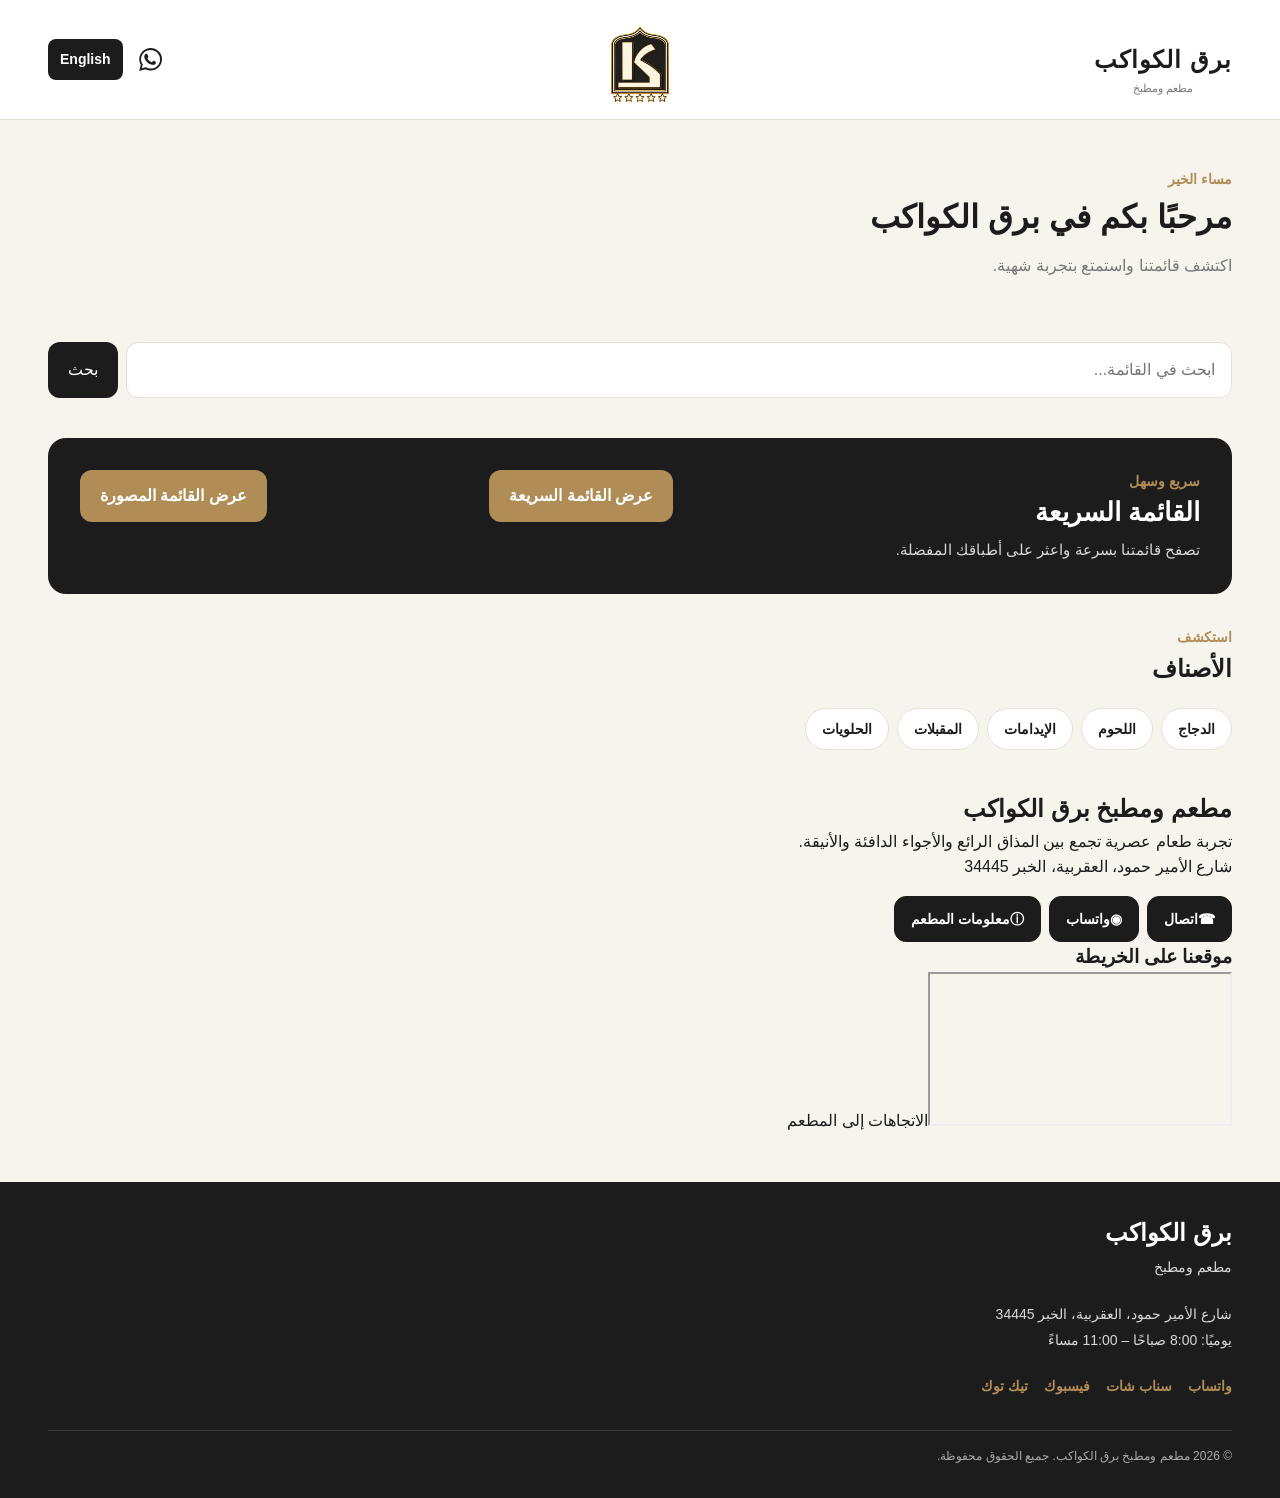
<file: nova-restaurant-menu/index.html>
<!DOCTYPE html>
<html lang="en" dir="ltr">

<head>

    <meta charset="UTF-8">

    <meta
        name="viewport"
        content="width=device-width, initial-scale=1.0"
    >

    <meta
        name="description"
        content="Barq AlKawakib Restaurant & Kitchen — Explore our menu, signature dishes, special offers, and restaurant information."
    >

    <meta
        name="robots"
        content="index, follow"
    >

    <title>
        Barq AlKawakib Restaurant & Kitchen | Digital Menu
    </title>


    <!-- CSS -->

    <link
        rel="stylesheet"
        href="css/variables.css"
    >

    <link
        rel="stylesheet"
        href="css/global.css"
    >

    <link
        rel="stylesheet"
        href="css/components.css"
    >

    <link
        rel="stylesheet"
        href="css/responsive.css"
    >

</head>


<body>

    <div id="app">


        <!-- Header -->

<header id="site-header">

    <div class="container">

        <div class="home-header">

            
<div class="home-brand">

    <img
        src="assets/images/products/Misc/Logo.png"
        alt="شعار برق الكواكب"
        class="home-brand-logo"
    >

    <span
        class="brand-name"
        data-i18n="header-brand-name"
    >
        Barq AlKawakib
    </span>

    <span
        class="brand-subtitle"
        data-i18n="header-brand-subtitle"
    >
        Restaurant & Kitchen
    </span>

</div>



            <div class="home-header-actions">

                <!-- WhatsApp -->
                <a
                    href="https://wa.me/966505875863"
                    class="whatsapp-button"
                    target="_blank"
                    rel="noopener"
                    aria-label="WhatsApp"
                >
                    <svg
                        viewBox="0 0 24 24"
                        aria-hidden="true"
                    >
                        <path
                            d="M20.5 3.5A11.8 11.8 0 0 0 12.1 0C5.6 0 .3 5.3.3 11.8c0 2.1.6 4.1 1.6 5.8L.2 24l6.5-1.7a11.8 11.8 0 0 0 5.4 1.3h.1c6.5 0 11.8-5.3 11.8-11.8 0-3.2-1.2-6.1-3.5-8.3ZM12.2 21.5h-.1c-1.7 0-3.4-.5-4.9-1.3l-.4-.2-3.9 1 1-3.8-.3-.4a9.7 9.7 0 0 1-1.5-5.1C2.1 6.4 6.6 2 12.1 2c2.7 0 5.1 1 7 2.9a9.8 9.8 0 0 1 2.9 7c0 5.4-4.4 9.6-9.8 9.6Zm5.3-7.2c-.3-.2-1.8-.9-2.1-1-.3-.1-.5-.2-.7.2-.2.3-.8 1-.9 1.2-.2.2-.3.2-.6.1-.3-.2-1.3-.5-2.5-1.6-.9-.8-1.6-1.8-1.8-2.1-.2-.3 0-.5.1-.7.1-.1.3-.3.4-.5.1-.2.2-.3.3-.5.1-.2 0-.4 0-.6-.1-.2-.7-1.7-1-2.3-.3-.6-.5-.5-.7-.5h-.6c-.2 0-.5.1-.8.4-.3.3-1.1 1.1-1.1 2.7s1.1 3.1 1.2 3.3c.2.2 2.1 3.2 5.1 4.5.7.3 1.3.5 1.7.6.7.2 1.4.2 1.9.1.6-.1 1.8-.7 2-1.4.3-.7.3-1.3.2-1.4-.1-.2-.3-.3-.6-.4Z"
                        />
                    </svg>
                </a>


                <!-- Language -->
                <button
                    type="button"
                    class="language-button"
                >
                    العربية
                </button>

            </div>

        </div>

    </div>

</header>


        <!-- Main Content -->

        <main id="main-content">


            <!-- Welcome Section -->

            <section id="welcome-section">

                <div class="container">

                    <p
                        class="welcome-greeting"
                        data-i18n="home-greeting"
                    >
                        Good Evening
                    </p>


                    <h1
                        class="welcome-title"
                        data-i18n="home-title"
                    >
                        Welcome to Barq AlKawakib
                    </h1>


                    <p
                        class="welcome-description"
                        data-i18n="home-description"
                    >
                        Discover our menu and explore something delicious.
                    </p>

                </div>

            </section>


            <!-- Search Section -->

            <section id="search-section">

                <div class="container">

                    <div class="search-box">

                        <input
                            type="search"
                            id="menu-search"
                            data-i18n-placeholder="search-placeholder"
                            placeholder="Search the menu..."
                            aria-label="Search the menu"
                        >


                        <button
                            type="button"
                            id="search-button"
                            data-i18n="search-button"
                            aria-label="Search"
                        >
                            Search
                        </button>

                    </div>

                </div>

            </section>


            <!-- Quick Menu Section -->

            <section id="quick-menu-section">

                <div class="container">

                    <div class="quick-menu-card">


                        <div class="quick-menu-content">

                            <p class="quick-menu-label">

                                <span data-i18n="quick-label">
                                    Quick & Easy
                                </span>

                            </p>


                            <h2 class="quick-menu-title">

                                <span data-i18n="quick-title">
                                    Quick Menu
                                </span>

                            </h2>


                            <p class="quick-menu-description">

                                <span data-i18n="quick-description">
                                    Browse our menu quickly and find your favorite dishes.
                                </span>

                            </p>

                        </div>


                        <button
                            type="button"
                            class="quick-menu-button"
                            id="quick-menu-button"
                        >

                            <span data-i18n="view-quick-menu">
                                View Quick Menu
                            </span>

                        </button>


                        <a
                            href="visual-menu.html"
                            class="quick-menu-button"
                        >

                            <span data-i18n="view-visual-menu">
                                View Visual Menu
                            </span>

                        </a>


                    </div>

                </div>

            </section>


            <!-- Categories Section -->

            <section id="categories-section">

                <div class="container">

                    <div class="section-heading">

                        <p
                            class="section-label"
                            data-i18n="categories-label"
                        >
                            Explore
                        </p>


                        <h2
                            class="section-title"
                            data-i18n="categories-title"
                        >
                            Categories
                        </h2>

                    </div>


                    <div
                        class="categories-list"
                        id="home-categories-list"
                    >
                    </div>

                </div>

            </section>


            <!-- Popular Dishes Section 

            <section id="popular-section">

                <div class="container">

                    <div class="section-heading">

                        <p
                            class="section-label"
                            data-i18n="popular-label"
                        >
                            Our Favorites
                        </p>


                        <h2
                            class="section-title"
                            data-i18n="popular-title"
                        >
                            Popular Dishes
                        </h2>

                    </div>


                    <div
                        class="products-grid"
                        id="home-popular-products"
                    >
                    </div>

                </div>

            </section>

 -->
            <!-- Today's Specials Section -->

<section id="specials-section" hidden>
                <div class="container">

                    <div class="section-heading">

                        <p
                            class="section-label"
                            data-i18n="specials-label"
                        >
                            Special Today
                        </p>


                        <h2
                            class="section-title"
                            data-i18n="specials-title"
                        >
                            Today's Specials
                        </h2>

                    </div>


                   <!--  <div
                          class="specials-list"
                        id="home-specials-list"
                        
                      >
                     </div>
-->

                    <div class="section-action">

                        <a
                            href="offers.html"
                            class="quick-menu-button"
                            data-i18n="view-all-offers"
                        >
                            View All Offers
                        </a>

                    </div>

                </div>

            </section>


            <!-- Restaurant Info Section -->

            <section id="restaurant-info">

                <div class="container">

                    <div
                        class="restaurant-info-content"
                        id="home-restaurant-info"
                    >
                    </div>

                </div>

            </section>


        </main>


         <!-- Footer -->

<footer id="site-footer">

    <div class="container">

        <div class="footer-content">

            <div class="footer-brand">

                <h2 data-i18n="brand-name">
    Barq AlKawakib
</h2>

                <p data-i18n="footer-brand-subtitle">
                    Restaurant & Kitchen
                </p>

            </div>


            <div class="footer-contact">

                <p id="footer-address">
                    Prince Hamoud Street, Al-Aqrabiyah,
                    Al-Khobar 34445
                </p>

                <p data-i18n="footer-hours">
                    Daily: 8:00 AM – 11:00 PM
                </p>

            </div>


            
<div class="footer-social">

    <a
        href="#"
        id="footer-instagram"
        data-i18n="footer-instagram"
    >
        Instagram
    </a>

    <a
        href="https://wa.me/966505875863"
        id="footer-whatsapp"
        data-i18n="footer-whatsapp"
    >
        WhatsApp
    </a>

    <a href="#" id="footer-snapchat" data-i18n="footer-snapchat">
    Snapchat
</a>
<a href="#" id="footer-facebook" data-i18n="footer-facebook">
    Facebook
</a>
<a href="#" id="footer-tiktok" data-i18n="footer-tiktok">
    TikTok
</a>

</div>


        </div>


        <div class="footer-bottom">

            <p data-i18n="footer-copyright">
                © 2026 Barq AlKawakib Restaurant & Kitchen.
                All rights reserved.
            </p>

        </div>

    </div>

</footer>


    </div>


    <script src="js/main.js"></script>

</body>

</html>
</file>
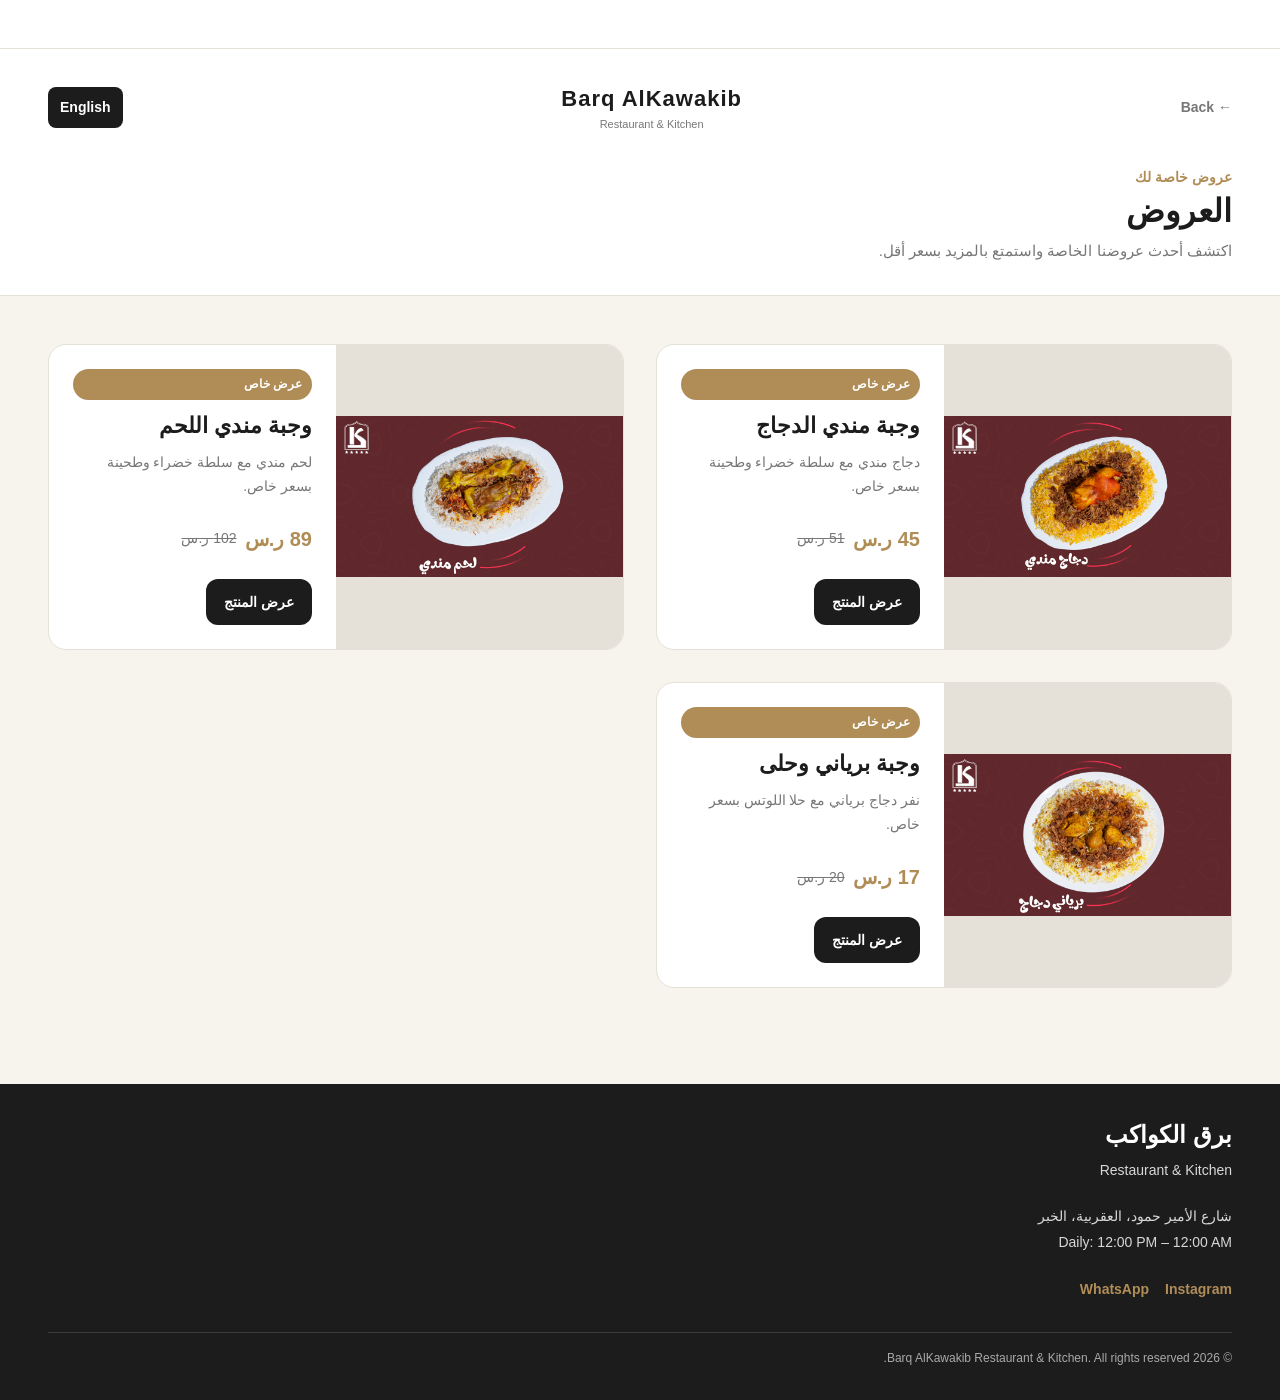
<file: nova-restaurant-menu/offers.html>
<!DOCTYPE html>
<html lang="en" dir="ltr">

<head>

    <meta charset="UTF-8">

    <meta
        name="viewport"
        content="width=device-width, initial-scale=1.0"
    >

    <meta
    name="description"
    content="Discover the latest special offers and exclusive deals from Barq AlKawakib Restaurant & Kitchen."
>

<meta
    name="robots"
    content="index, follow"
>

<title>Special Offers | Barq AlKawakib Restaurant & Kitchen</title>


    <!-- CSS -->

    <link
        rel="stylesheet"
        href="css/variables.css"
    >

    <link
        rel="stylesheet"
        href="css/global.css"
    >

    <link
        rel="stylesheet"
        href="css/components.css"
    >

    <link
        rel="stylesheet"
        href="css/responsive.css"
    >

</head>


<body>

    <div id="app">

        <!-- Header -->
        <header id="site-header">
        </header>


        <!-- Main Content -->
        <main id="main-content">

            <!-- Offers Header -->
            <section id="offers-header">

    <div class="container">

        <div class="offers-top">

            <a
                href="index.html"
                class="back-button"
            >
                ← Back
            </a>


            <div class="offers-brand">

                <span class="brand-name">
                    Barq AlKawakib
                </span>

                <span class="brand-subtitle">
                    Restaurant & Kitchen
                </span>

            </div>


            <button
                type="button"
                class="language-button"
                id="language-button"
            >
                العربية
            </button>

        </div>


        <div class="offers-heading">

    <p class="section-label" data-i18n="offers-label">
        Special For You
    </p>

    <h1 class="offers-title" data-i18n="offers-title">
        Offers
    </h1>

    <p class="offers-description" data-i18n="offers-description">
        Discover our latest special offers and enjoy more for less.
    </p>

</div>

    </div>

</section>


            <!-- Offers Content -->
            <section id="offers-content">

    <div class="container">

        <div
            class="offers-list"
            id="offers-list"
        >
        </div>

    </div>

</section>

        </main>


        <!-- Footer -->
        <footer id="site-footer">

    <div class="container">

        <div class="footer-content">

            <div class="footer-brand">

                <h2 data-i18n="brand-name">
    Barq AlKawakib
</h2>

                <p>
                    Restaurant & Kitchen
                </p>

            </div>


            <div class="footer-contact">

                <p>
                    شارع الأمير حمود، العقربية، الخبر 
                </p>

                <p>
                    Daily: 12:00 PM – 12:00 AM
                </p>

            </div>


            <div class="footer-social">

                <a href="#">
                    Instagram
                </a>

                <a href="#">
                    WhatsApp
                </a>

            </div>

        </div>


        <div class="footer-bottom">

            <p>
                © 2026 Barq AlKawakib Restaurant & Kitchen.
                All rights reserved.
            </p>

        </div>

    </div>

</footer>

    </div>
    <script src="js/main.js"></script>

</body>

</html>
</file>
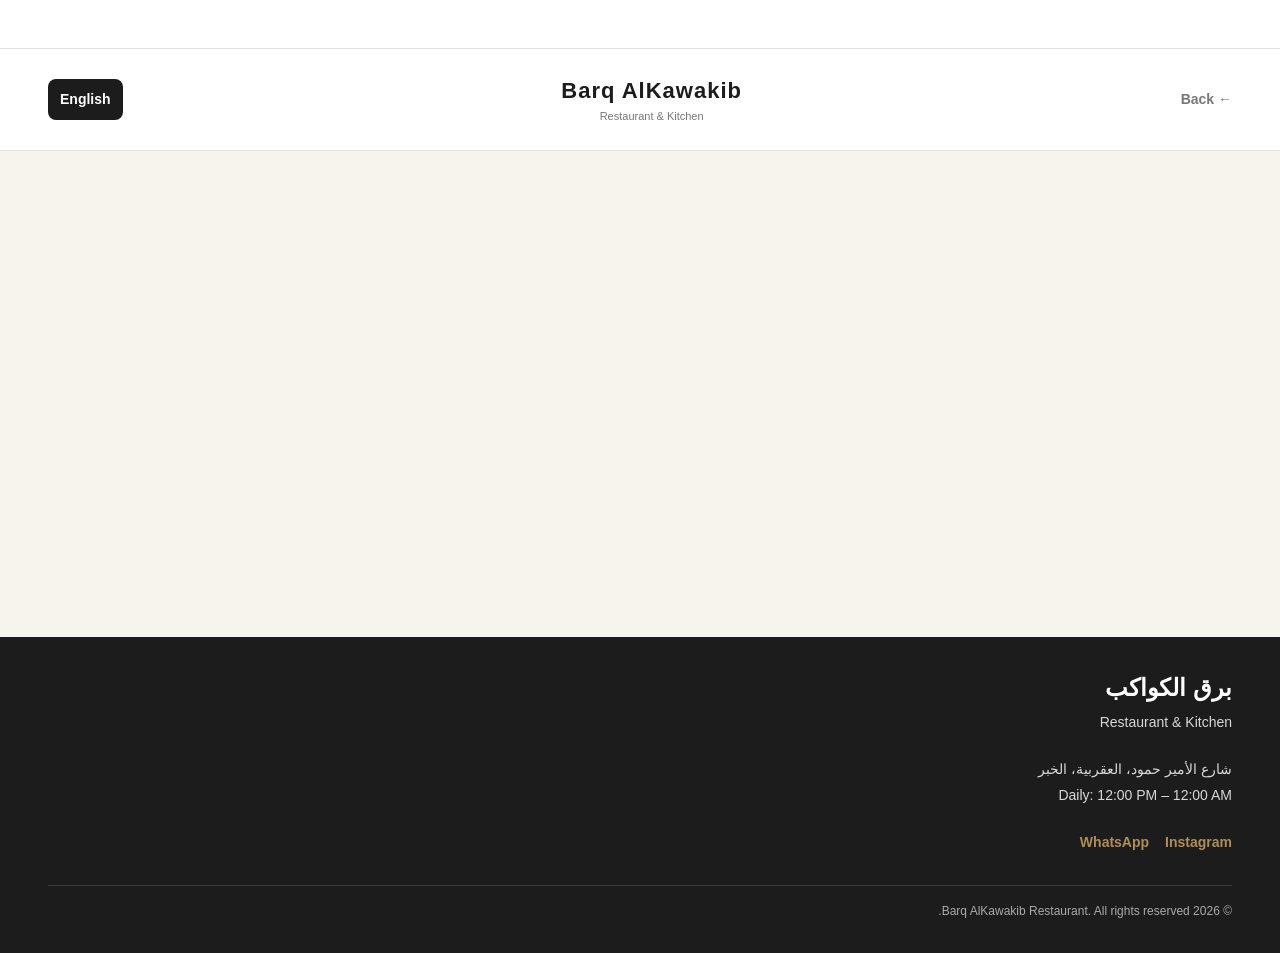
<file: nova-restaurant-menu/product-details.html>
<!DOCTYPE html>
<html lang="en" dir="ltr">

<head>

    <meta charset="UTF-8">

    <meta
        name="viewport"
        content="width=device-width, initial-scale=1.0"
    >

    <meta
    name="description"
    content="Explore detailed information about Barq AlKawakib Restaurant & Kitchen dishes, including ingredients, allergens, descriptions, and prices."
>

<meta
    name="robots"
    content="index, follow"
>

<title>Product Details | Barq AlKawakib Restaurant & Kitchen</title>


    <!-- CSS -->

    <link
        rel="stylesheet"
        href="css/variables.css"
    >

    <link
        rel="stylesheet"
        href="css/global.css"
    >

    <link
        rel="stylesheet"
        href="css/components.css"
    >

    <link
        rel="stylesheet"
        href="css/responsive.css"
    >

</head>


<body>

    <div id="app">

        <!-- Header -->
        <header id="site-header">
        </header>


        <!-- Main Content -->
        <main id="main-content">

            <!-- Product Details Header -->
            <section id="product-details-header">

    <div class="container">

        <div class="product-details-top">

            <a
                href="javascript:history.back()"
                class="back-button"
            >
                ← Back
            </a>


            <div class="product-details-brand">

                <span class="brand-name">
                    Barq AlKawakib
                </span>

                <span class="brand-subtitle">
                    Restaurant & Kitchen
                </span>

            </div>


            <button
                type="button"
                class="language-button"
                id="language-button"
            >
                العربية
            </button>

        </div>

    </div>

</section>


            <!-- Product Information -->
            <section id="product-details-content">
    <div class="container">

        <div
            class="product-details"
            id="product-details-container"
        >
        </div>

    </div>
</section>

        </main>


        <!-- Footer -->
        <footer id="site-footer">

    <div class="container">

        <div class="footer-content">

            <div class="footer-brand">

                <h2 data-i18n="brand-name">
    Barq AlKawakib
</h2>

                <p>
                    Restaurant & Kitchen
                </p>

            </div>


            <div class="footer-contact">

                <p>
                    شارع الأمير حمود، العقربية، الخبر 
                </p>

                <p>
                    Daily: 12:00 PM – 12:00 AM
                </p>

            </div>


            <div class="footer-social">

                <a href="#">
                    Instagram
                </a>

                <a href="#">
                    WhatsApp
                </a>

            </div>

        </div>


        <div class="footer-bottom">

            <p>
                © 2026 Barq AlKawakib Restaurant. All rights reserved.
            </p>

        </div>

    </div>

</footer>

    </div>
    <script src="js/main.js"></script>

</body>

</html>
</file>
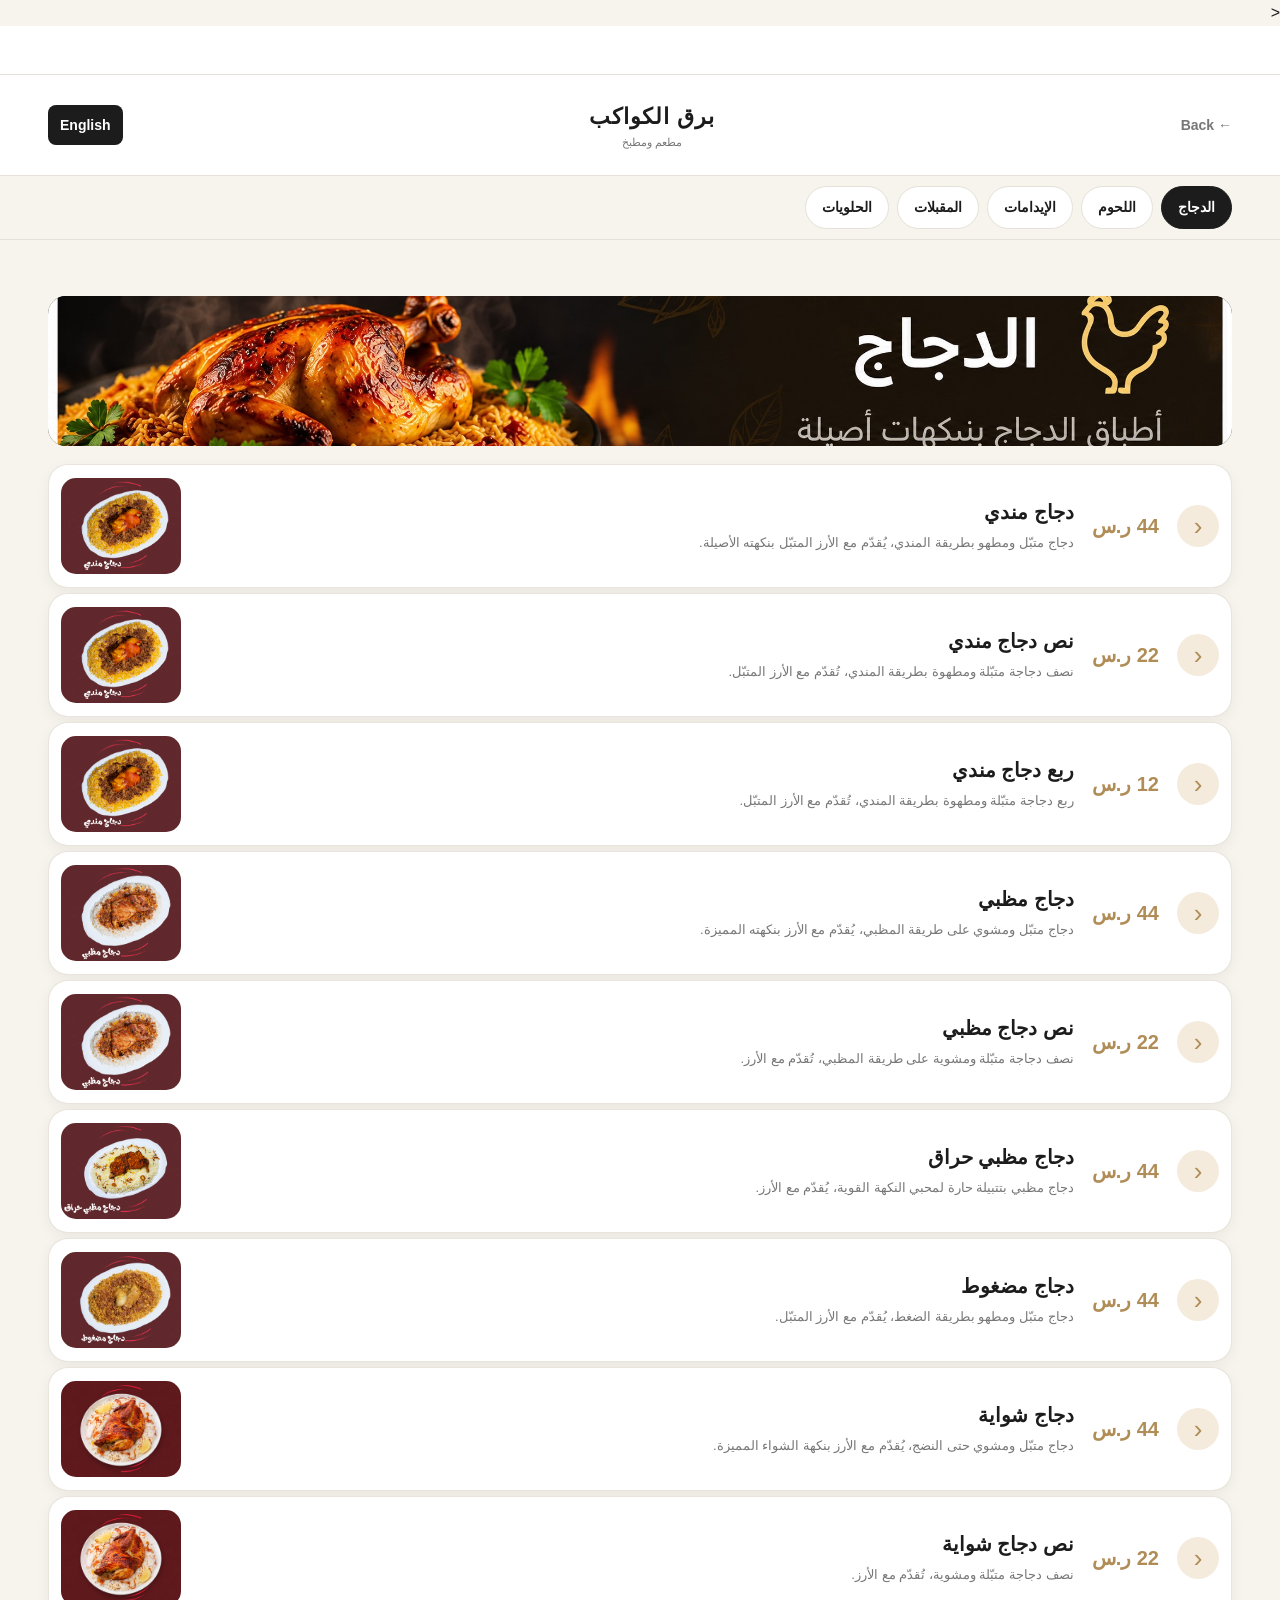
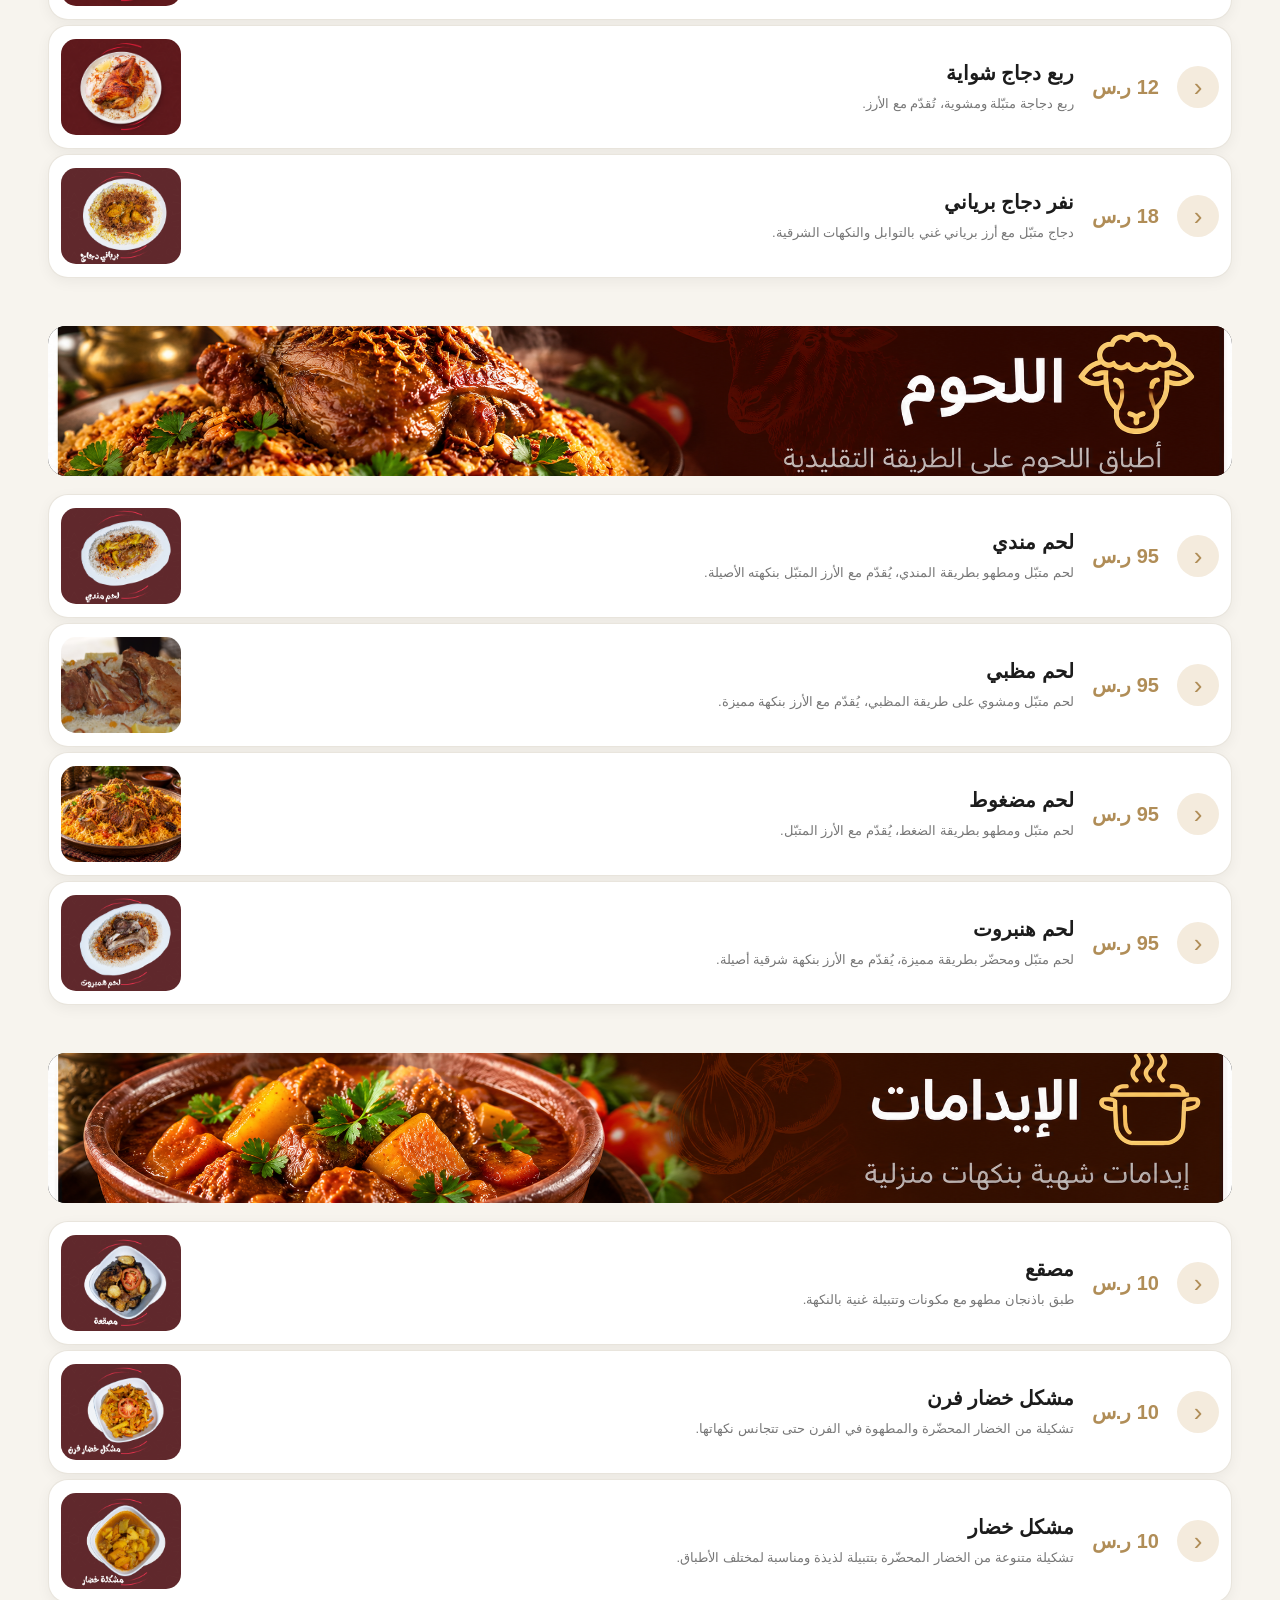
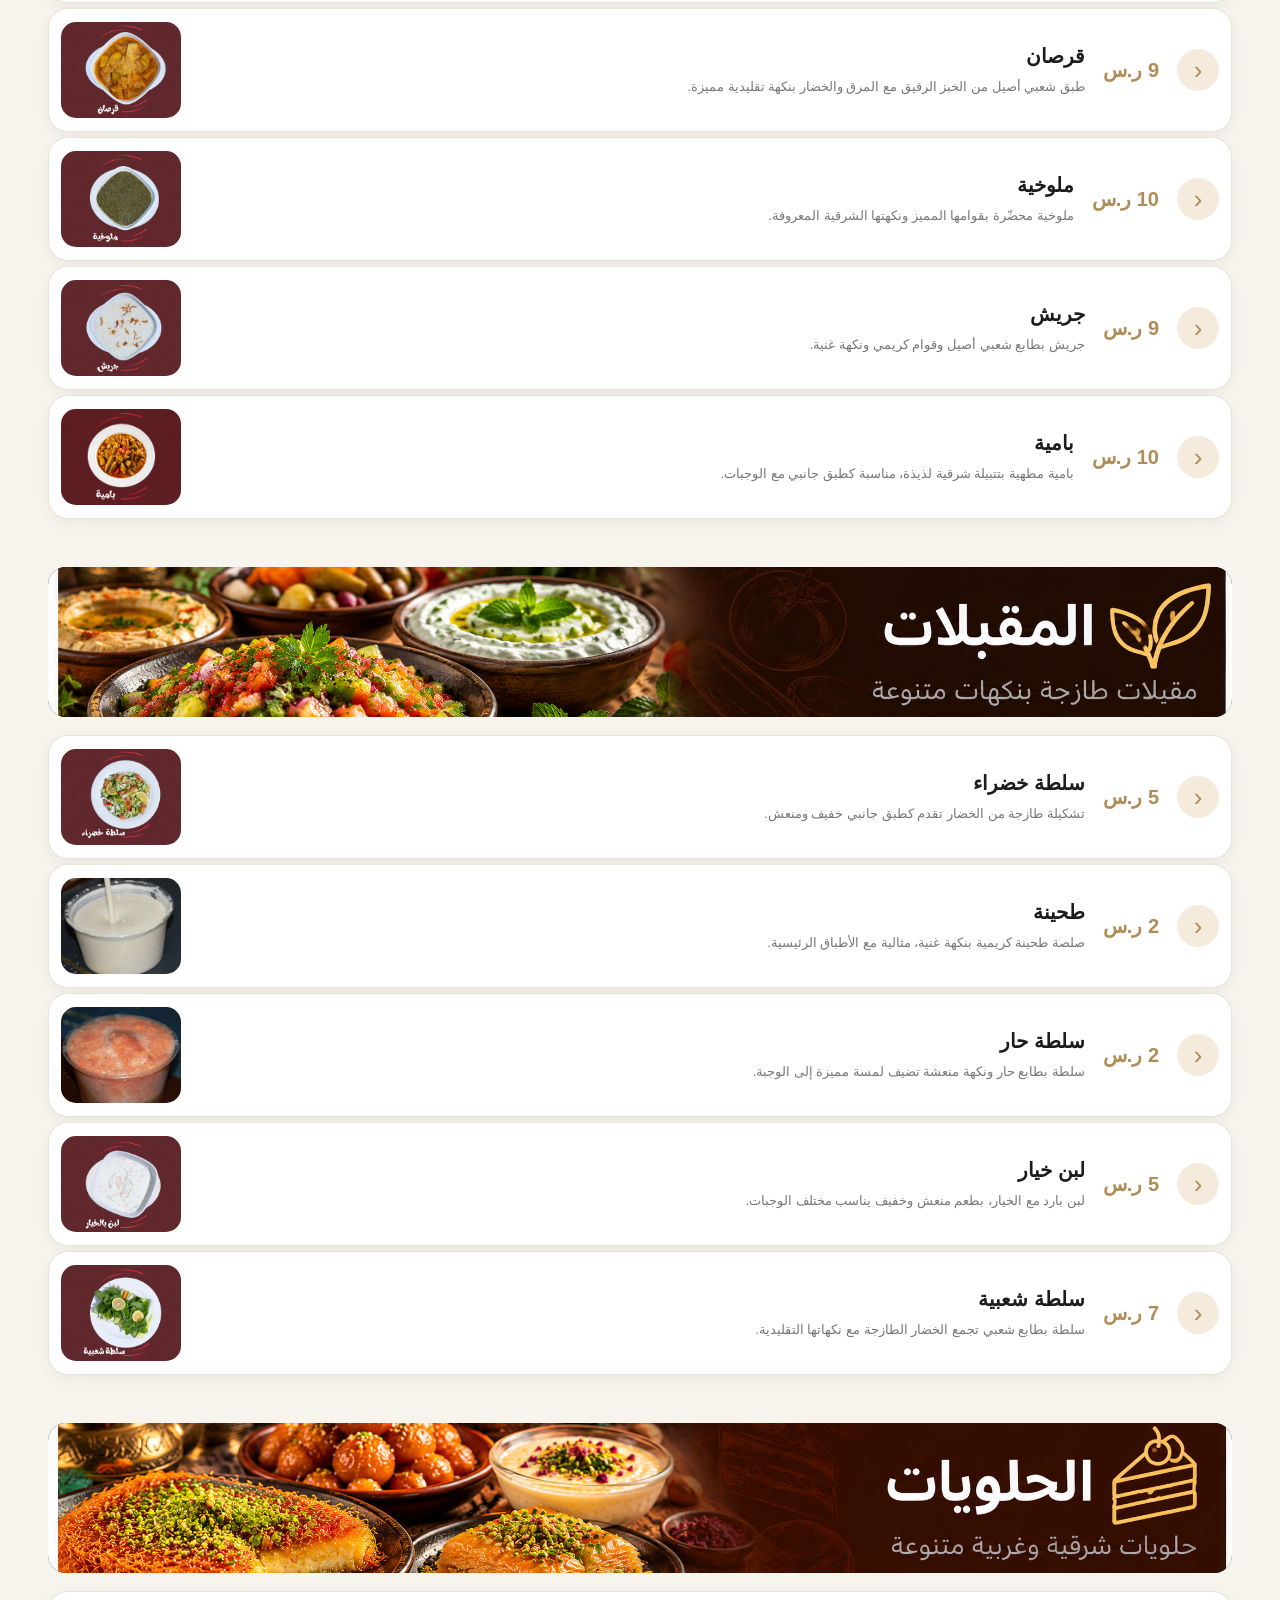
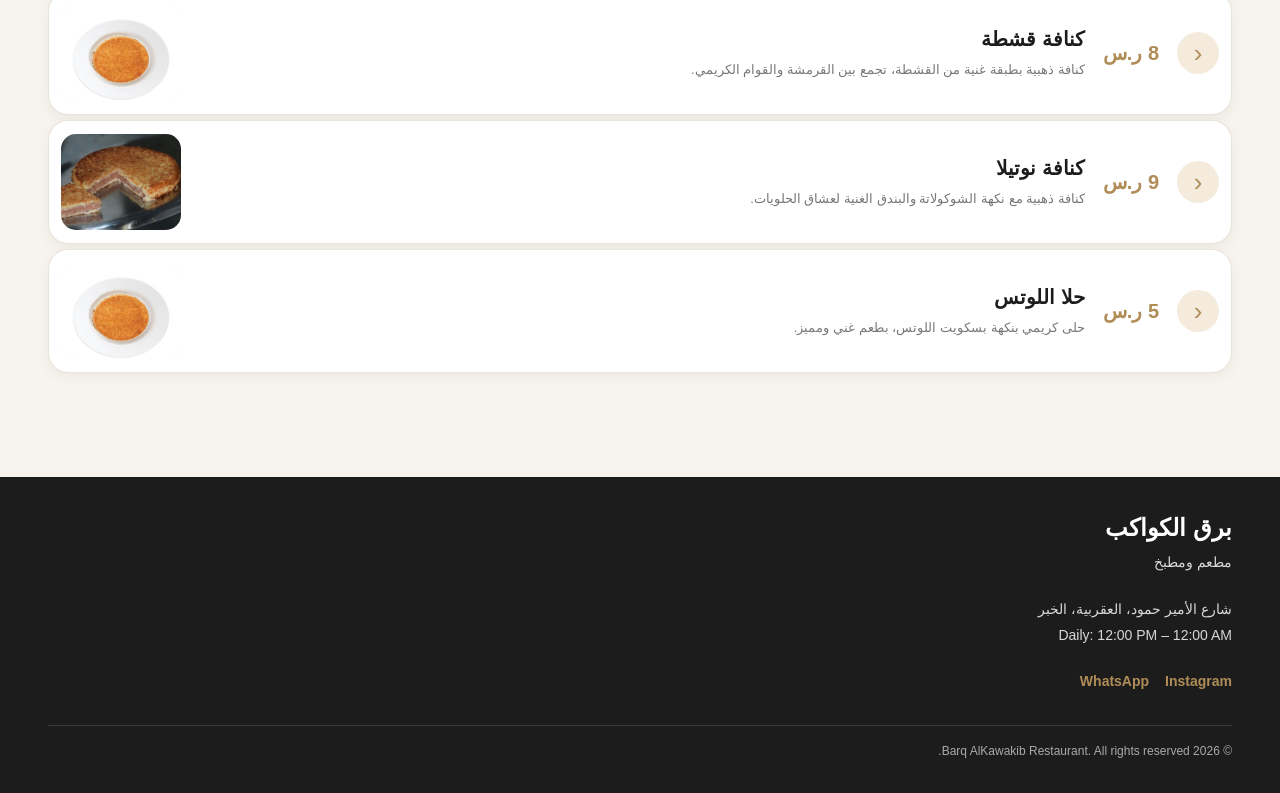
<file: nova-restaurant-menu/quick-menu.html>
<!DOCTYPE html>
<html lang="en" dir="ltr">

<head>

    <meta charset="UTF-8">

    <meta
        name="viewport"
        content="width=device-width, initial-scale=1.0"
    >

    <<meta
    name="description"
    content="Barq AlKawakib Restaurant & Kitchen — Browse our Quick Menu with dishes, categories, and prices."
>

<meta
    name="robots"
    content="index, follow"
>

<title>Quick Menu | Barq AlKawakib Restaurant & Kitchen</title>


    <!-- CSS -->

    <link
        rel="stylesheet"
        href="css/variables.css"
    >

    <link
        rel="stylesheet"
        href="css/global.css"
    >

    <link
        rel="stylesheet"
        href="css/components.css"
    >

    <link
        rel="stylesheet"
        href="css/responsive.css"
    >

</head>


<body>

    <div id="app">

        <!-- Header -->
        <header id="site-header">
        </header>


        <!-- Main Content -->
        <main id="main-content">

            <!-- Quick Menu Header -->
            <section id="quick-menu-header">

    <div class="container">

        <div class="quick-menu-top">

            <a
                href="index.html"
                class="back-button"
            >
                ← Back
            </a>


            
<div class="quick-menu-brand">
    <span class="brand-name" data-i18n="header-brand-name">
        Barq AlKawakib
    </span>

    <span class="brand-subtitle" data-i18n="header-brand-subtitle">
        Restaurant & Kitchen
    </span>
</div>



            <button
                type="button"
                class="language-button"
                id="language-button"
            >
                العربية
            </button>

        </div>

    </div>

</section>


            <!-- Category Navigation -->
            <nav id="quick-menu-categories">

    <div class="container">

        <div
    class="quick-menu-category-list"
    id="quick-menu-category-list"
>
</div>

    </div>

</nav>


            <!-- Menu Content -->
<section id="quick-menu-content">

    <div class="container">

        <div
            class="quick-menu-products"
            id="quick-menu-products-list"
        >
        </div>

    </div>

</section>

  </main>


        <!-- Footer -->
        <footer id="site-footer">

    <div class="container">

        <div class="footer-content">

            <div class="footer-brand">

                <h2 data-i18n="brand-name">
    Barq AlKawakib
</h2>

                <p data-i18n="footer-brand-subtitle">
    Restaurant & Kitchen
</p>

            </div>


            <div class="footer-contact">

                <p>
                    شارع الأمير حمود، العقربية، الخبر 
                </p>

                <p>
                    Daily: 12:00 PM – 12:00 AM
                </p>

            </div>


            <div class="footer-social">

                <a href="#">
                    Instagram
                </a>

                <a href="#">
                    WhatsApp
                </a>

            </div>

        </div>


        <div class="footer-bottom">

            <p>
                © 2026 Barq AlKawakib Restaurant. All rights reserved.
            </p>

        </div>

    </div>

</footer>

    </div>
    <script src="js/main.js"></script>

</body>

</html>
</file>
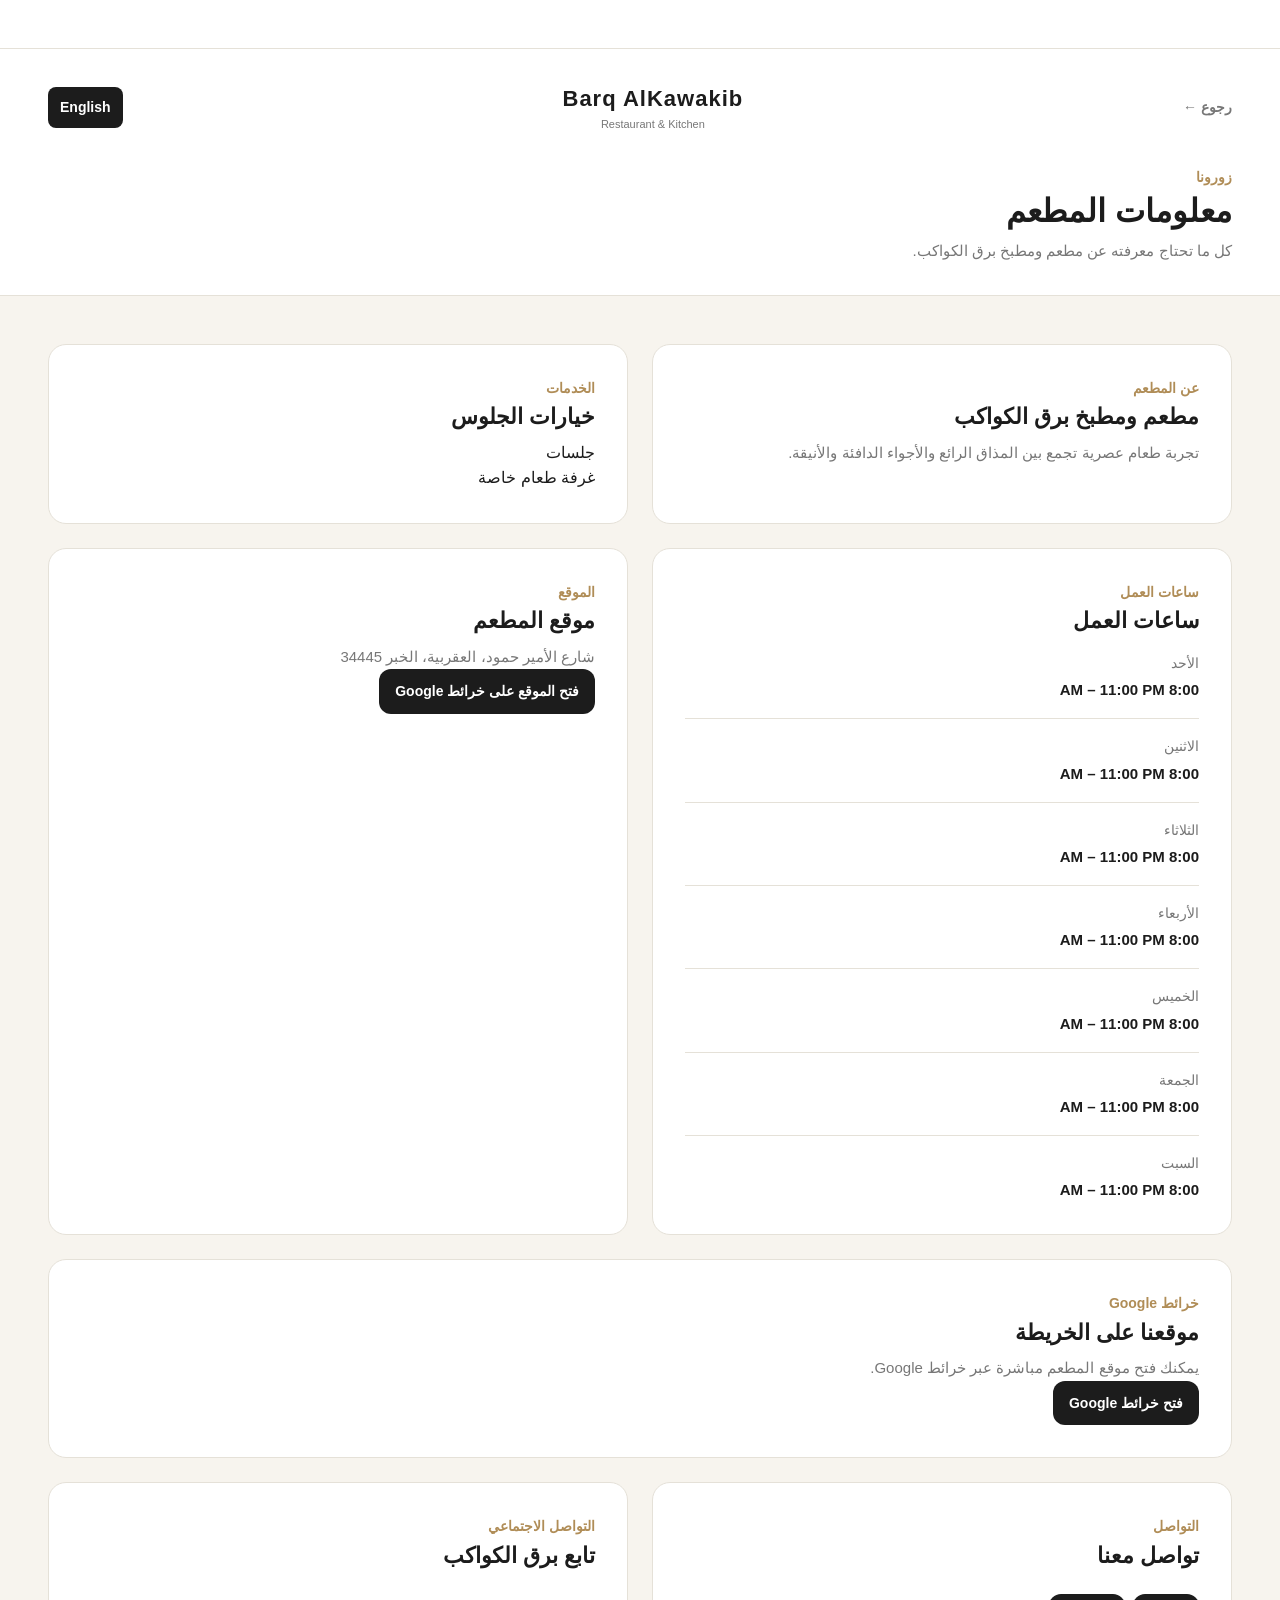
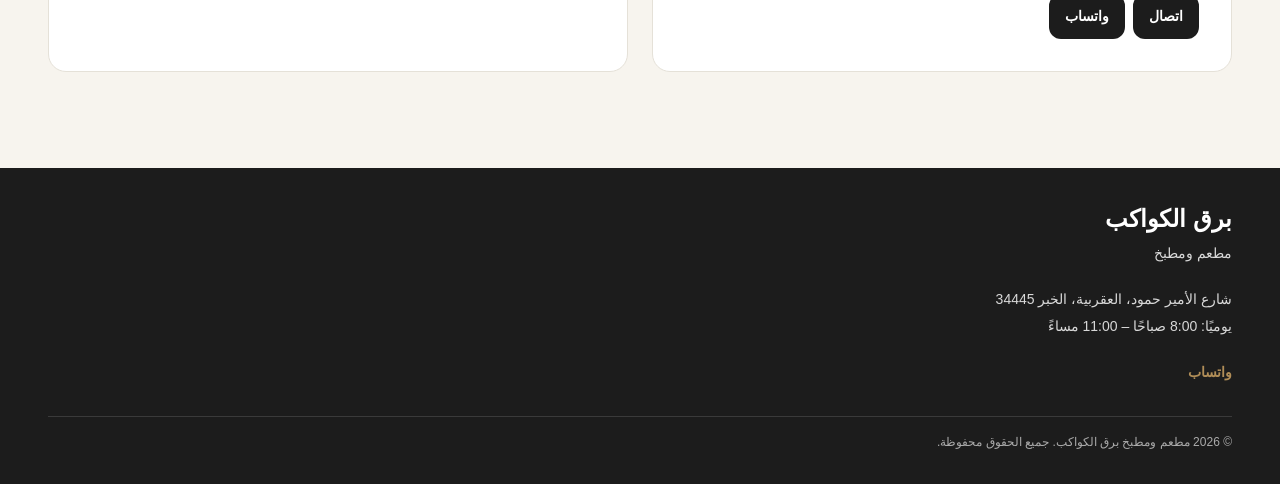
<file: nova-restaurant-menu/restaurant.html>
<!DOCTYPE html>
<html lang="en" dir="ltr">

<head>

    <meta charset="UTF-8">

    <meta
        name="viewport"
        content="width=device-width, initial-scale=1.0"
    >

    <meta
        name="description"
        content="Learn more about Barq AlKawakib Restaurant & Kitchen, including our location, opening hours, contact information, and social media."
    >

    <meta
        name="robots"
        content="index, follow"
    >

    <title>
        Restaurant Information | Barq AlKawakib Restaurant & Kitchen
    </title>

    <!-- CSS -->

    <link
        rel="stylesheet"
        href="css/variables.css"
    >

    <link
        rel="stylesheet"
        href="css/global.css"
    >

    <link
        rel="stylesheet"
        href="css/components.css"
    >

    <link
        rel="stylesheet"
        href="css/responsive.css"
    >

</head>


<body>

    <div id="app">

        <!-- Header -->

        <header id="site-header">
        </header>


        <!-- Main Content -->

        <main id="main-content">

            <!-- Restaurant Information Header -->

<section id="restaurant-page-header">

    <div class="container">

        <div class="restaurant-page-top">

            <a
                href="index.html"
                class="back-button"
            >
                <span data-i18n="restaurant-back">Back</span>
                <span aria-hidden="true">←</span>
            </a>


            <div class="restaurant-page-brand">

                <span class="brand-name">
                    Barq AlKawakib
                </span>

                <span class="brand-subtitle">
                    Restaurant & Kitchen
                </span>

            </div>


            <button
                type="button"
                class="language-button"
                id="language-button"
            >
                العربية
            </button>

        </div>


        <div class="restaurant-page-heading">

            <p
                class="section-label"
                data-i18n="restaurant-visit"
            >
                Visit Us
            </p>

            <h1
                class="restaurant-page-title"
                data-i18n="restaurant-info-title"
            >
                Restaurant Information
            </h1>

            <p
                class="restaurant-page-description"
                data-i18n="restaurant-info-description"
            >
                Everything you need to know about Barq AlKawakib.
            </p>

        </div>

    </div>

</section>


            <!-- Restaurant Information Content -->

            <section id="restaurant-page-content">

                <div class="container">

                    <div
                        class="restaurant-page-grid"
                        id="restaurant-page-grid"
                    >
                    </div>

                </div>

            </section>

        </main>


        <!-- Footer -->

<footer id="site-footer">

    <div class="container">

        <div class="footer-content">

            <div class="footer-brand">
<h2 data-i18n="brand-name">
    Barq AlKawakib
</h2>

                <p data-i18n="footer-brand-subtitle">
                    Restaurant & Kitchen
                </p>

            </div>


            <div class="footer-contact">

                <p id="footer-address">
                    Prince Hamoud Street, Al-Aqrabiyah,
                    Al-Khobar 34445
                </p>

                <p data-i18n="footer-hours">
                    Daily: 8:00 AM – 11:00 PM
                </p>

            </div>


            <div class="footer-social">

                <a
                    href="#"
                    id="footer-instagram"
                    data-i18n="footer-instagram"
                >
                    Instagram
                </a>

                <a
                    href="https://wa.me/966505875863"
                    id="footer-whatsapp"
                    data-i18n="footer-whatsapp"
                >
                    WhatsApp
                </a>

            </div>

        </div>


        <div class="footer-bottom">

            <p data-i18n="footer-copyright">
                © 2026 Barq AlKawakib Restaurant & Kitchen.
                All rights reserved.
            </p>

        </div>

    </div>

</footer>

    </div>


    <script src="js/main.js"></script>

</body>

</html>
</file>
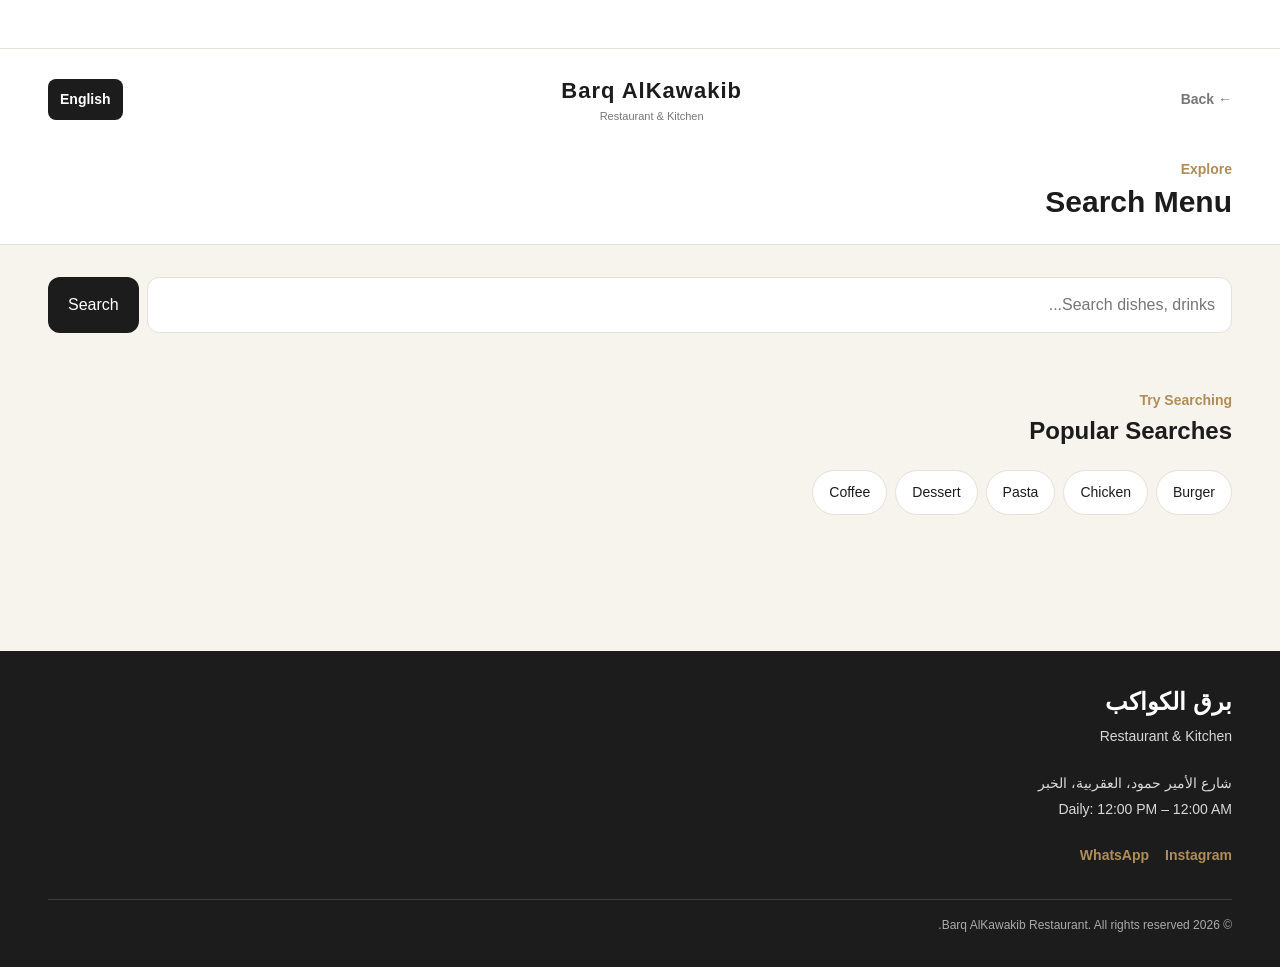
<file: nova-restaurant-menu/search.html>
<!DOCTYPE html>
<html lang="en" dir="ltr">

<head>

    <meta charset="UTF-8">

    <meta
        name="viewport"
        content="width=device-width, initial-scale=1.0"
    >

    <meta
    name="description"
    content="Search the Barq AlKawakib Restaurant & Kitchen menu and quickly find dishes, ingredients, and prices."
>

<meta
    name="robots"
    content="index, follow"
>

<title>Search Menu | Barq AlKawakib Restaurant & Kitchen</title>


    <!-- CSS -->

    <link
        rel="stylesheet"
        href="css/variables.css"
    >

    <link
        rel="stylesheet"
        href="css/global.css"
    >

    <link
        rel="stylesheet"
        href="css/components.css"
    >

    <link
        rel="stylesheet"
        href="css/responsive.css"
    >

</head>


<body>

    <div id="app">

        <!-- Header -->
        <header id="site-header">
        </header>


        <!-- Main Content -->
        <main id="main-content">

            <!-- Search Header -->
            <section id="search-page-header">

    <div class="container">

        <div class="search-page-top">

            <a
                href="index.html"
                class="back-button"
            >
                ← Back
            </a>


            <div class="search-page-brand">

                <span class="brand-name">
                    Barq AlKawakib
                </span>

                <span class="brand-subtitle">
                    Restaurant & Kitchen
                </span>

            </div>


            <button
                type="button"
                class="language-button"
                id="language-button"
            >
                العربية
            </button>

        </div>


        <div class="search-page-heading">

            <p class="section-label">
                Explore
            </p>

            <h1 class="search-page-title">
                Search Menu
            </h1>

        </div>

    </div>

</section>


            <!-- Search Input -->
            <section id="search-page-input">

    <div class="container">

        <div class="search-page-box">

            <input
                type="search"
                id="search-input"
                placeholder="Search dishes, drinks..."
                aria-label="Search menu"
                autocomplete="off"
            >

            <button
                type="button"
                id="search-submit"
                aria-label="Search"
            >
                Search
            </button>

        </div>

    </div>

</section>


            <!-- Popular Searches -->
            <section id="popular-searches">

    <div class="container">

        <div class="section-heading">

            <p class="section-label">
                Try Searching
            </p>

            <h2 class="section-title">
                Popular Searches
            </h2>

        </div>


        <div class="popular-search-list">

            <button
                type="button"
                class="popular-search-item"
            >
                Burger
            </button>

            <button
                type="button"
                class="popular-search-item"
            >
                Chicken
            </button>

            <button
                type="button"
                class="popular-search-item"
            >
                Pasta
            </button>

            <button
                type="button"
                class="popular-search-item"
            >
                Dessert
            </button>

            <button
                type="button"
                class="popular-search-item"
            >
                Coffee
            </button>

        </div>

    </div>

</section>


            <!-- Search Results -->
            <section id="search-results">

    <div class="container">

        <div
            class="search-results-grid"
            id="search-results-list"
        >
        </div>

        <div
            id="search-no-results"
            class="search-no-results"
            hidden
        >
            <p>No products found.</p>
        </div>

    </div>

</section>

        </main>


        <!-- Footer -->
        <footer id="site-footer">

    <div class="container">

        <div class="footer-content">

            <div class="footer-brand">

                <h2 data-i18n="brand-name">
    Barq AlKawakib
</h2>

                <p>
                    Restaurant & Kitchen
                </p>

            </div>


            <div class="footer-contact">

                <p>
                    شارع الأمير حمود، العقربية، الخبر 
                </p>

                <p>
                    Daily: 12:00 PM – 12:00 AM
                </p>

            </div>


            <div class="footer-social">

                <a href="#">
                    Instagram
                </a>

                <a href="#">
                    WhatsApp
                </a>

            </div>

        </div>


        <div class="footer-bottom">

            <p>
                © 2026 Barq AlKawakib Restaurant. All rights reserved.
            </p>

        </div>

    </div>

</footer>

    </div>
    <script src="js/main.js"></script>

</body>

</html>
</file>
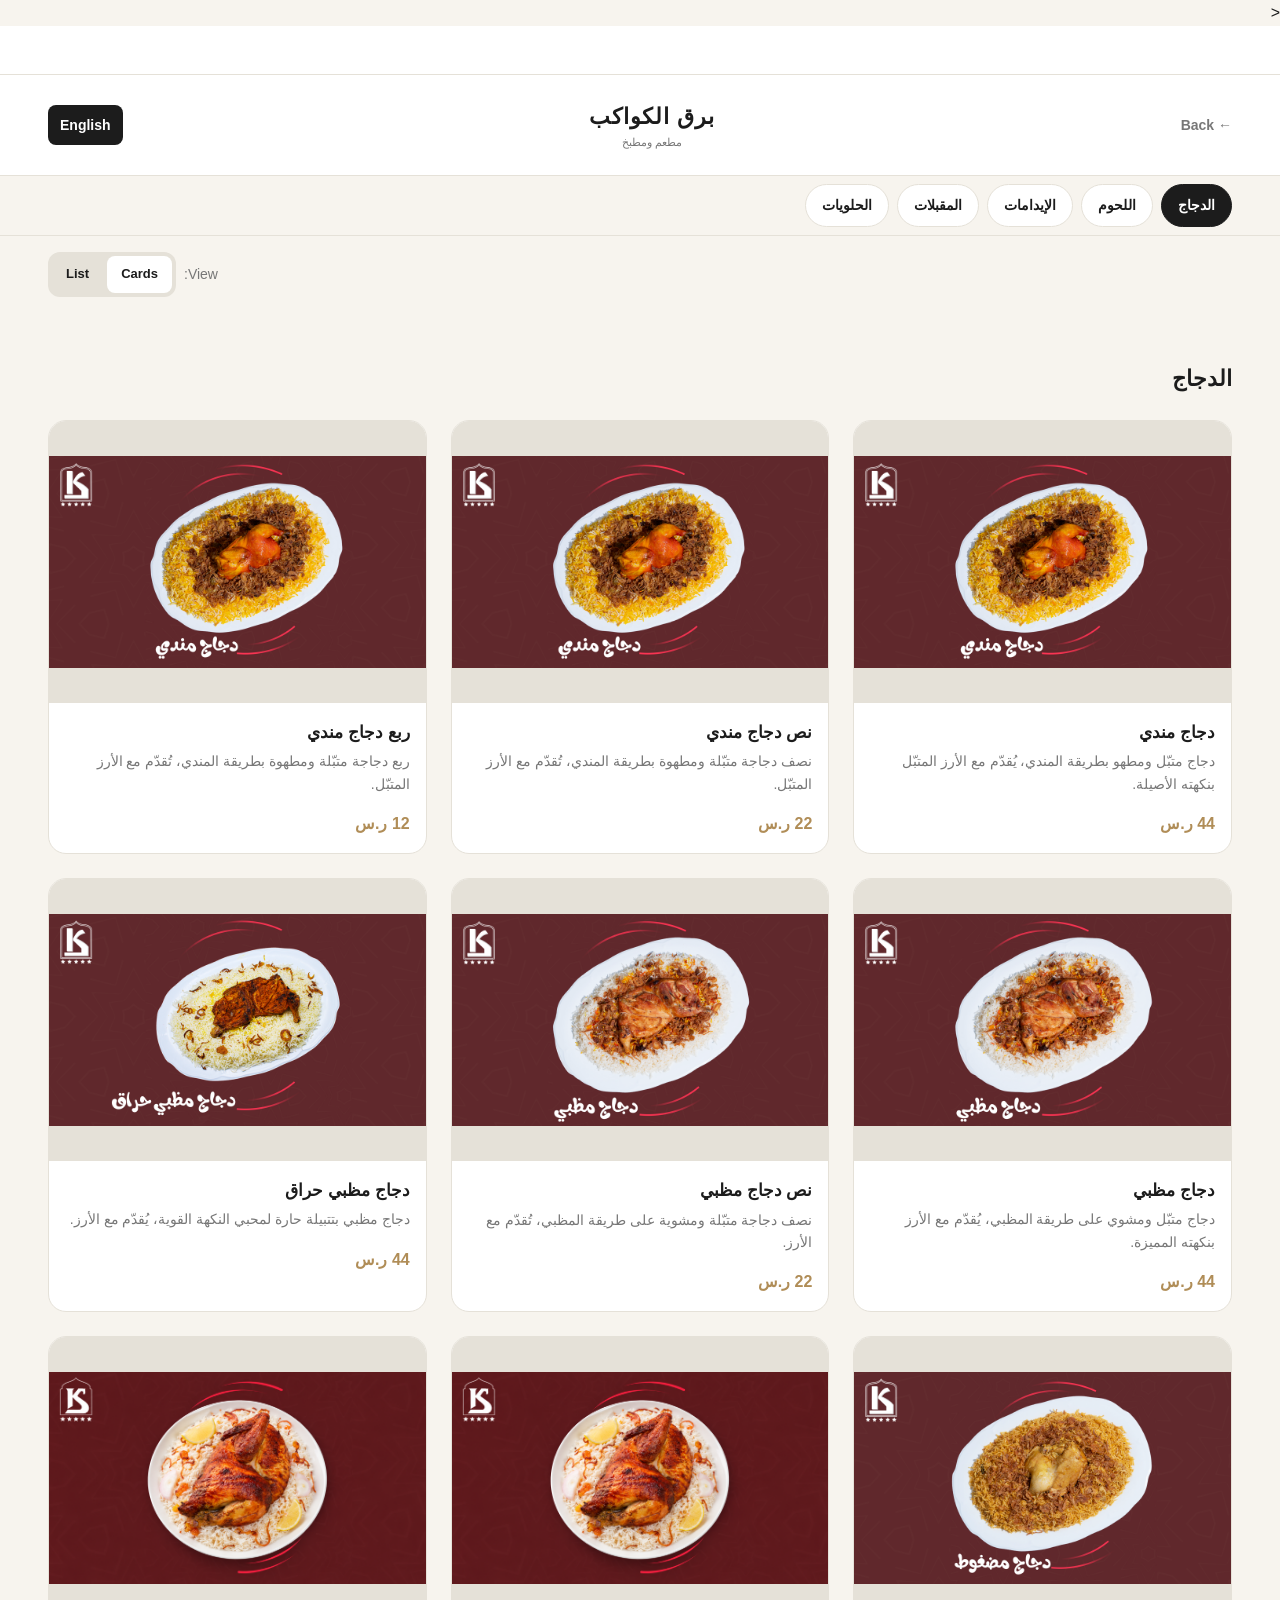
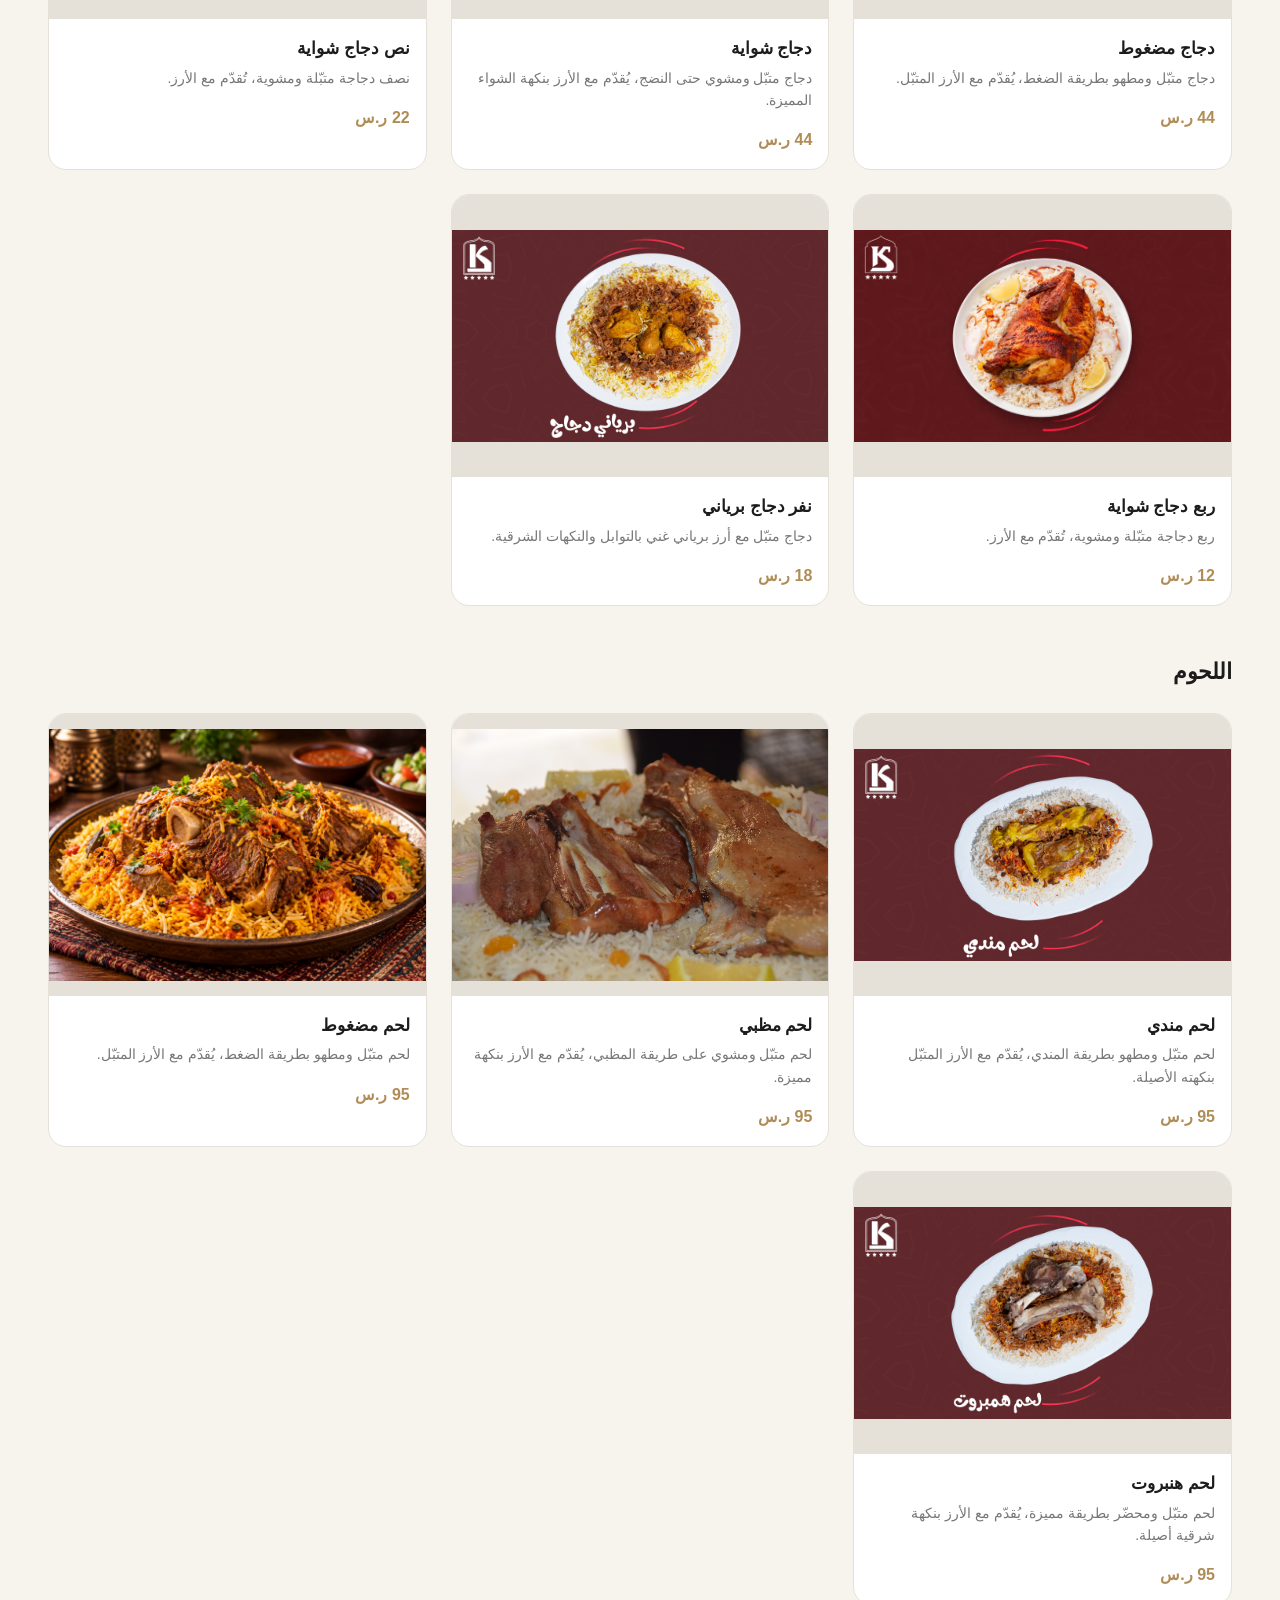
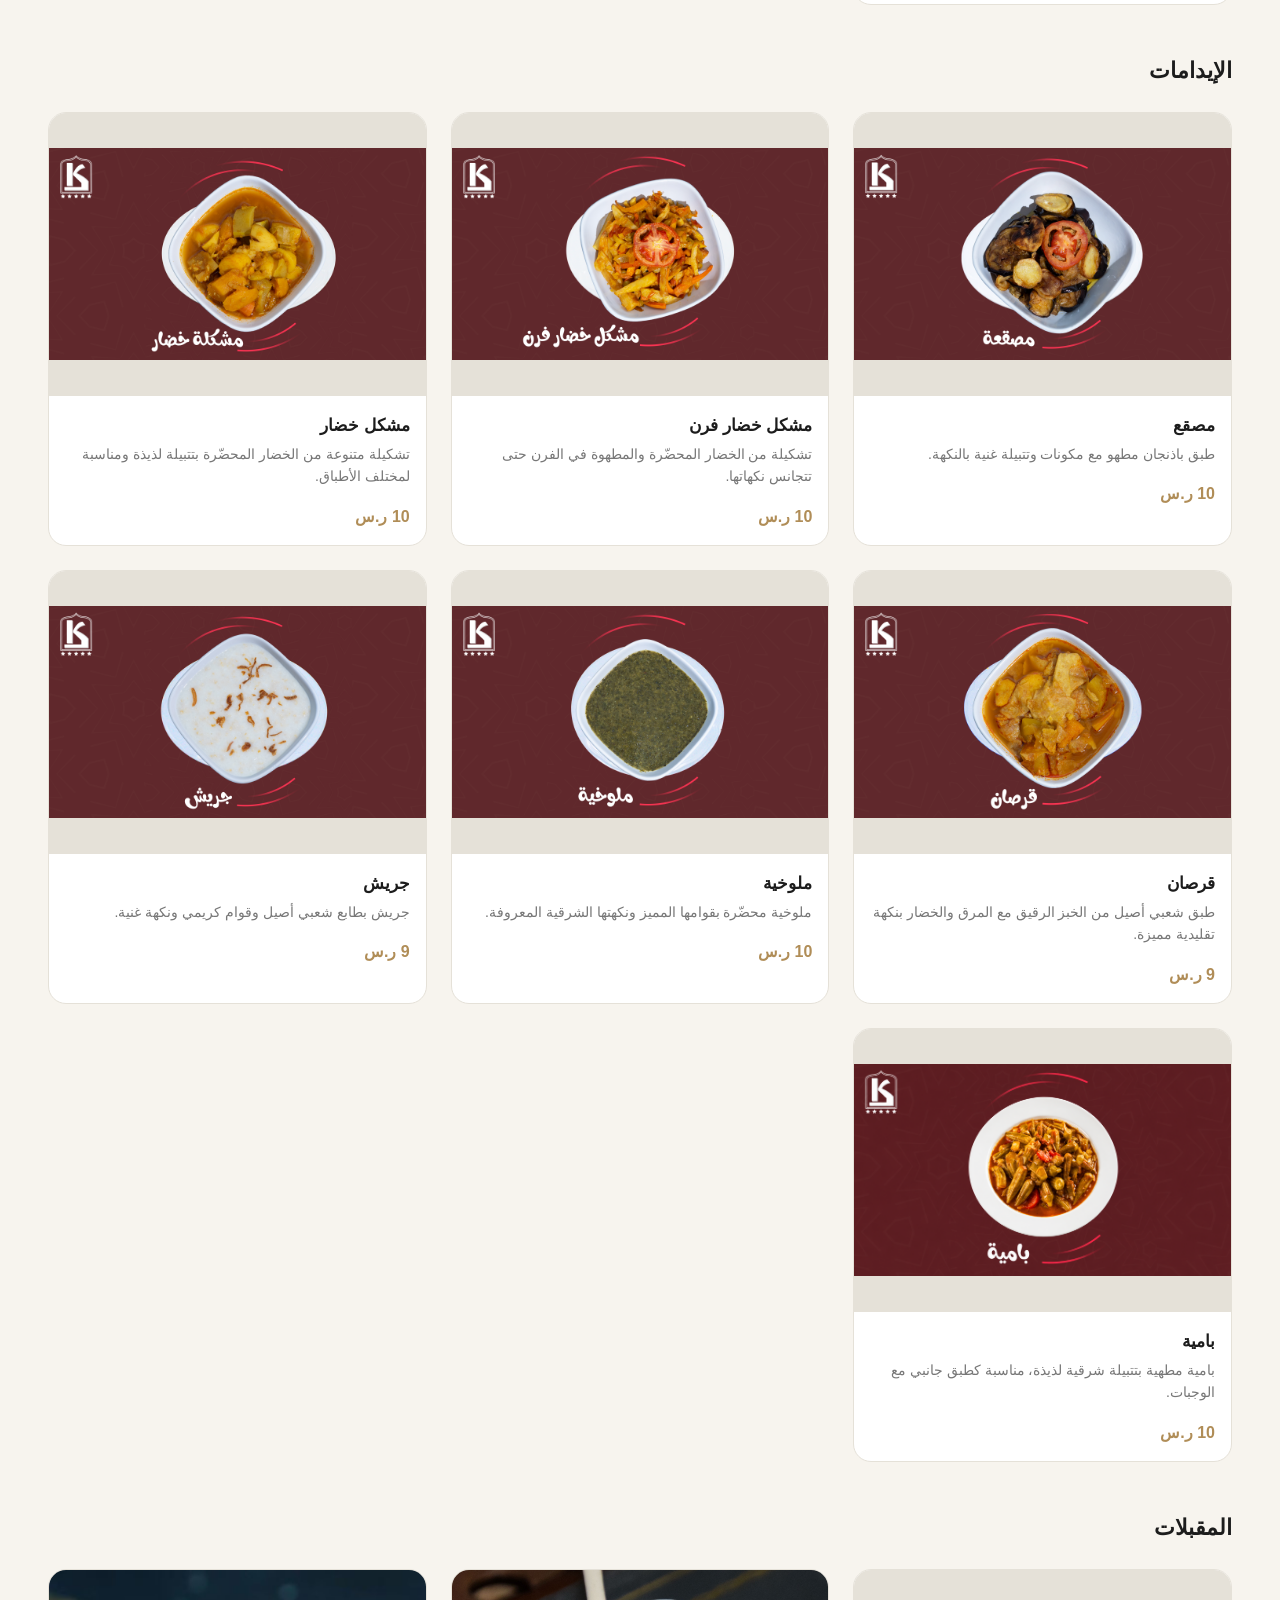
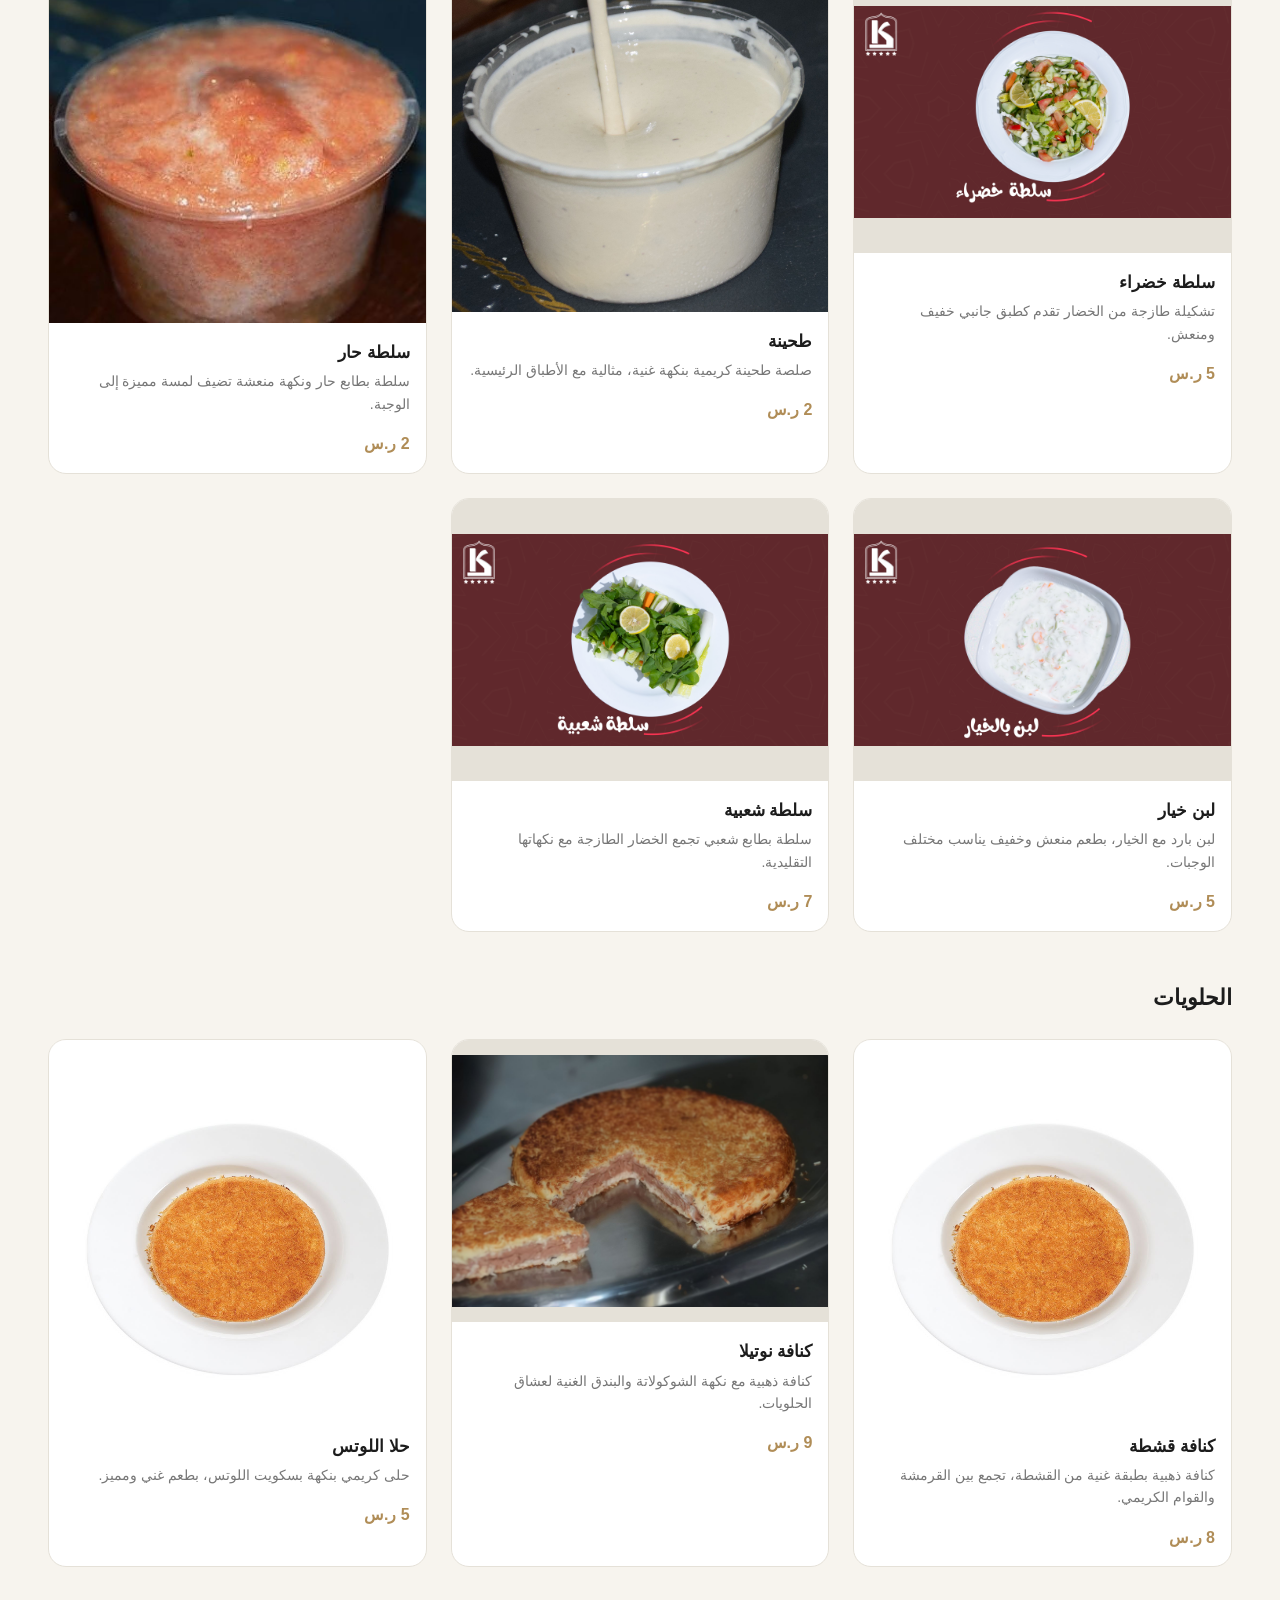
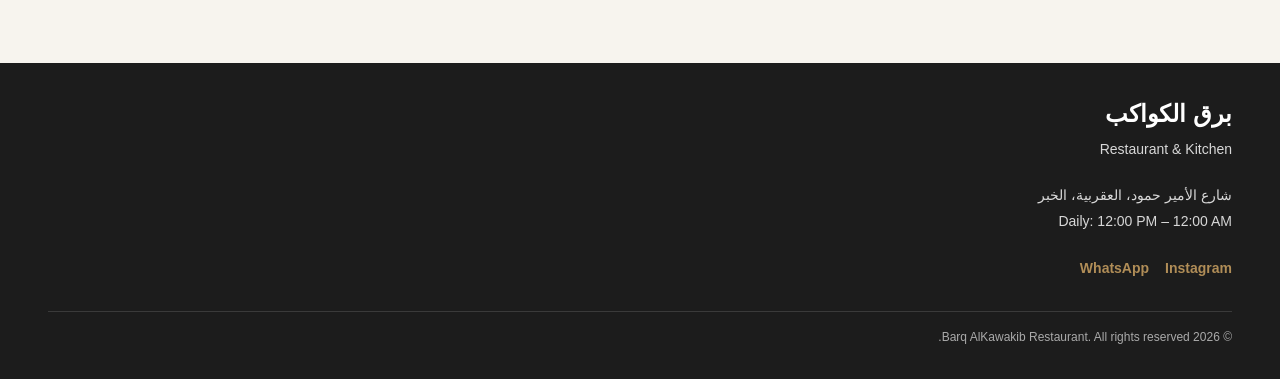
<file: nova-restaurant-menu/visual-menu.html>
<!DOCTYPE html>
<html lang="en" dir="ltr">

<head>

    <meta charset="UTF-8">

    <meta
        name="viewport"
        content="width=device-width, initial-scale=1.0"
    >

    <<meta
    name="description"
    content="Barq AlKawakib Restaurant & Kitchen — Explore our visual menu with signature dishes, categories, and prices."
>

<meta
    name="robots"
    content="index, follow"
>

<title>Visual Menu | Barq AlKawakib Restaurant & Kitchen</title>


    <!-- CSS -->

    <link
        rel="stylesheet"
        href="css/variables.css"
    >

    <link
        rel="stylesheet"
        href="css/global.css"
    >

    <link
        rel="stylesheet"
        href="css/components.css"
    >

    <link
        rel="stylesheet"
        href="css/responsive.css"
    >

</head>


<body>

    <div id="app">

        <!-- Header -->
        <header id="site-header">
        </header>


        <!-- Main Content -->
        <main id="main-content">

            <!-- Visual Menu Header -->
            <section id="visual-menu-header">

    <div class="container">

        <div class="visual-menu-top">

            <a
                href="index.html"
                class="back-button"
            >
                ← Back
            </a>


            
<div class="visual-menu-brand">

    <span class="brand-name" data-i18n="header-brand-name">
        Barq AlKawakib
    </span>

    <span class="brand-subtitle" data-i18n="header-brand-subtitle">
        Restaurant & Kitchen
    </span>

</div>



            <button
                type="button"
                class="language-button"
                id="language-button"
            >
                العربية
            </button>

        </div>

    </div>

</section>


            <!-- Category Navigation -->
            <nav id="visual-menu-categories">

    <div class="container">

        <div
    class="visual-menu-category-list"
    id="visual-menu-category-list"
>
</div>

    </div>

</nav>


            <!-- Menu Controls -->
            <section id="visual-menu-controls">

    <div class="container">

        <div class="menu-controls">

            <div class="view-mode-label">
                View:
            </div>

            <div class="view-mode-buttons">

                <button
                    type="button"
                    class="view-mode-button active"
                    id="cards-view-button"
                >
                    Cards
                </button>

                <button
                    type="button"
                    class="view-mode-button"
                    id="list-view-button"
                >
                    List
                </button>

            </div>

        </div>

    </div>

</section>


         <!-- Products -->
<section id="visual-menu-products">

    <div class="container">

        <div
            class="visual-menu-products"
            id="visual-menu-products-list"
        >
        </div>

    </div>

</section>



        </main>


        <!-- Footer -->
        <footer id="site-footer">

    <div class="container">

        <div class="footer-content">

            <div class="footer-brand">

                <h2 data-i18n="brand-name">
    Barq AlKawakib
</h2>

                <p>
                    Restaurant & Kitchen
                </p>

            </div>


            <div class="footer-contact">

                <p>
                    شارع الأمير حمود، العقربية، الخبر 
                </p>

                <p>
                    Daily: 12:00 PM – 12:00 AM
                </p>

            </div>


            <div class="footer-social">

                <a href="#">
                    Instagram
                </a>

                <a href="#">
                    WhatsApp
                </a>

            </div>

        </div>


        <div class="footer-bottom">

            <p>
                © 2026 Barq AlKawakib Restaurant. All rights reserved.
            </p>

        </div>

    </div>

</footer>

    </div>
    <script src="js/main.js"></script>

</body>

</html>
</file>
<file: nova-restaurant-menu/css/variables.css>
:root {

    /* ==============================
       COLORS
    ============================== */

    --color-primary: #1C1C1C;
    --color-background: #F7F4EE;
    --color-surface: #FFFFFF;

    --color-accent: #B08D57;

    --color-text: #1C1C1C;
    --color-text-secondary: #777777;

    --color-border: #E5E1D8;


    /* ==============================
       FONTS
    ============================== */

    --font-english: "Inter", sans-serif;
    --font-arabic: "Tajawal", sans-serif;


    /* ==============================
       SPACING
    ============================== */

    --space-xs: 4px;
    --space-sm: 8px;
    --space-md: 16px;
    --space-lg: 24px;
    --space-xl: 32px;
    --space-2xl: 48px;


    /* ==============================
       BORDER RADIUS
    ============================== */

    --radius-sm: 8px;
    --radius-md: 12px;
    --radius-lg: 18px;


    /* ==============================
       LAYOUT
    ============================== */

    --container-width: 1200px;


    /* ==============================
       TRANSITION
    ============================== */

    --transition: 0.25s ease;

}
</file>
<file: nova-restaurant-menu/css/global.css>
/* ==============================
   GLOBAL RESET
============================== */

* {
    margin: 0;
    padding: 0;
    box-sizing: border-box;
}


/* ==============================
   HTML
============================== */

html {
    scroll-behavior: smooth;
}


/* ==============================
   BODY
============================== */

body {
    font-family: var(--font-english);
    background: var(--color-background);
    color: var(--color-text);
    line-height: 1.6;
}


/* ==============================
   ARABIC
============================== */

body[dir="rtl"] {
    font-family: var(--font-arabic);
}


/* ==============================
   FORM ELEMENTS
============================== */

button,
input {
    font: inherit;
}


/* ==============================
   BUTTON
============================== */

button {
    cursor: pointer;
    border: none;
}


/* ==============================
   IMAGES
============================== */

img {
    max-width: 100%;
    display: block;
}


/* ==============================
   LINKS
============================== */

a {
    text-decoration: none;
    color: inherit;
}


/* ==============================
   MAIN APP
============================== */

#app {
    width: 100%;
    min-height: 100vh;
}

/* ==============================
   RTL SUPPORT
============================== */

[dir="rtl"] {
    direction: rtl;
    text-align: right;
}


/* ==============================
   RTL LAYOUT ADJUSTMENTS
============================== */

[dir="rtl"] .quick-menu-button {
    align-self: flex-start;
}

[dir="rtl"] .product-badge {
    align-self: flex-start;
}


/* ==============================
   RTL TEXT
============================== */

[dir="rtl"] input {
    text-align: right;
}

/* ==============================
   CONTAINER
============================== */

.container {
    width: min(
        100% - 32px,
        var(--container-width)
    );

    margin-inline: auto;
}
</file>
<file: nova-restaurant-menu/css/components.css>
/* ==============================
   BASE LAYOUT
============================== */

#site-header,
#main-content,
#site-footer {
    width: 100%;
}


/* ==============================
   MAIN CONTENT
============================== */

#main-content {
    min-height: 60vh;
}

/* ==============================
   WELCOME SECTION
============================== */

#welcome-section {
    padding-block: var(--space-2xl);
}

.welcome-greeting {
    color: var(--color-accent);
    font-size: 14px;
    font-weight: 600;
    margin-bottom: var(--space-sm);
}

.welcome-title {
    font-size: 32px;
    line-height: 1.2;
    font-weight: 700;
    margin-bottom: var(--space-md);
}

.welcome-description {
    max-width: 520px;
    color: var(--color-text-secondary);
    font-size: 16px;
}

/* ==============================
   SEARCH SECTION
============================== */

#search-section {
    padding-block: var(--space-md);
}

.search-box {
    display: flex;
    gap: var(--space-sm);
    width: 100%;
}

.search-box input {
    flex: 1;
    min-width: 0;
    padding: 14px 16px;
    border: 1px solid var(--color-border);
    border-radius: var(--radius-md);
    background: var(--color-surface);
    color: var(--color-text);
    outline: none;
}

.search-box input:focus {
    border-color: var(--color-accent);
}

.search-box button {
    padding: 14px 20px;
    border-radius: var(--radius-md);
    background: var(--color-primary);
    color: var(--color-surface);
    transition: var(--transition);
}

.search-box button:hover {
    opacity: 0.9;
}

/* ==============================
   QUICK MENU SECTION
============================== */

#quick-menu-section {
    padding-block: var(--space-lg);
}

.quick-menu-card {
    display: flex;
    flex-direction: column;
    gap: var(--space-lg);
    padding: var(--space-xl);
    border-radius: var(--radius-lg);
    background: var(--color-primary);
    color: var(--color-surface);
}

.quick-menu-label {
    color: var(--color-accent);
    font-size: 14px;
    font-weight: 600;
    margin-bottom: var(--space-xs);
}

.quick-menu-title {
    font-size: 26px;
    line-height: 1.3;
    margin-bottom: var(--space-sm);
}

.quick-menu-description {
    color: #D8D8D8;
    font-size: 15px;
}

.quick-menu-button {
    align-self: flex-start;
    padding: 13px 20px;
    border-radius: var(--radius-md);
    background: var(--color-accent);
    color: var(--color-surface);
    font-weight: 600;
    transition: var(--transition);
}

.quick-menu-button:hover {
    opacity: 0.9;
}

/* ==============================
   CATEGORIES SECTION
============================== */

#categories-section {
    padding-top: 8px;
    padding-bottom: var(--space-xl);
}

.section-heading {
    margin-bottom: var(--space-lg);
}

.section-label {
    color: var(--color-accent);
    font-size: 14px;
    font-weight: 600;
    margin-bottom: var(--space-xs);
}

.section-title {
    font-size: 24px;
    line-height: 1.3;
    font-weight: 700;
}

.categories-list {
    display: flex;
    gap: var(--space-sm);
    overflow-x: auto;
    padding-bottom: var(--space-sm);
    scrollbar-width: none;
}

.categories-list::-webkit-scrollbar {
    display: none;
}

.category-item {
    flex: 0 0 auto;
    padding: 10px 18px;
    border: 1px solid var(--color-border);
    border-radius: 999px;
    background: var(--color-surface);
    color: var(--color-text);
    white-space: nowrap;
    transition: var(--transition);
}

.category-item:hover {
    background: var(--color-primary);
    color: var(--color-surface);
    border-color: var(--color-primary);
}

/* ==============================
   POPULAR DISHES
============================== */

#popular-section {
    padding-block: var(--space-xl);
}

.products-grid {
    display: grid;
    grid-template-columns: 1fr;
    gap: var(--space-lg);
}

.product-card {
    overflow: hidden;
    border-radius: var(--radius-lg);
    background: var(--color-surface);
    border: 1px solid var(--color-border);
    transition: var(--transition);
}

.product-card:hover {
    transform: translateY(-2px);
}

.product-image {
    width: 100%;
    aspect-ratio: 4 / 3;
    display: flex;
    align-items: center;
    justify-content: center;
    background: var(--color-border);
    color: var(--color-text-secondary);
}

.product-content {
    padding: var(--space-md);
}

.product-name {
    font-size: 18px;
    font-weight: 700;
    margin-bottom: var(--space-xs);
}

.product-description {
    color: var(--color-text-secondary);
    font-size: 14px;
    margin-bottom: var(--space-md);
}

.product-price {
    color: var(--color-accent);
    font-size: 16px;
    font-weight: 700;
}

/* ==============================
   TODAY'S SPECIALS
============================== */

#specials-section {
    padding-block: var(--space-xl);
}

.specials-list {
    display: grid;
    grid-template-columns: 1fr;
    gap: var(--space-lg);
}

.offer-card {
    overflow: hidden;
    border-radius: var(--radius-lg);
    background: var(--color-surface);
    border: 1px solid var(--color-border);
}

.offer-image {
    width: 100%;
    aspect-ratio: 16 / 9;
    display: flex;
    align-items: center;
    justify-content: center;
    background: var(--color-border);
    color: var(--color-text-secondary);
}

.offer-content {
    padding: var(--space-lg);
}

.offer-label {
    color: var(--color-accent);
    font-size: 14px;
    font-weight: 600;
    margin-bottom: var(--space-xs);
}

.offer-title {
    font-size: 22px;
    font-weight: 700;
    margin-bottom: var(--space-sm);
}

.offer-description {
    color: var(--color-text-secondary);
    font-size: 14px;
    margin-bottom: var(--space-md);
}

.offer-price {
    display: flex;
    align-items: center;
    gap: var(--space-sm);
}

.offer-price-current {
    color: var(--color-accent);
    font-size: 18px;
    font-weight: 700;
}

.offer-price-original {
    color: var(--color-text-secondary);
    font-size: 14px;
    text-decoration: line-through;
}

/* ==============================
   RESTAURANT INFORMATION
============================== */

#restaurant-info-section {
    padding-block: var(--space-xl);
}

.restaurant-info {
    display: grid;
    grid-template-columns: 1fr;
    gap: var(--space-lg);
}

.restaurant-info > div {
    padding: var(--space-lg);
    border-radius: var(--radius-md);
    background: var(--color-surface);
    border: 1px solid var(--color-border);
}

.restaurant-info h3 {
    font-size: 18px;
    font-weight: 700;
    margin-bottom: var(--space-sm);
}

.restaurant-info p {
    color: var(--color-text-secondary);
    font-size: 14px;
}


.restaurant-actions {
    display: flex;
    flex-wrap: wrap;
    gap: var(--space-sm);
    margin-top: var(--space-md);
}

.restaurant-actions .restaurant-button {
    display: inline-flex;
    align-items: center;
    justify-content: center;
    padding: 11px 16px;
    border: 1px solid var(--color-primary);
    border-radius: var(--radius-md);
    background: var(--color-primary);
    color: var(--color-surface);
    font-size: 14px;
    font-weight: 700;
    text-decoration: none;
    text-align: center;
    transition: var(--transition);
    cursor: pointer;
}

.restaurant-actions .restaurant-button:hover {
    opacity: 0.9;
    transform: translateY(-1px);
}


/* ==============================
   QUICK MENU HEADER
============================== */

#quick-menu-header {
    padding-block: var(--space-lg);
    border-bottom: 1px solid var(--color-border);
    background: var(--color-surface);
}

.quick-menu-top {
    display: flex;
    align-items: center;
    justify-content: space-between;
    gap: var(--space-md);
}

.back-button,
.language-button {
    font-size: 14px;
    font-weight: 600;
}

.back-button {
    color: var(--color-text-secondary);
}

.back-button:hover {
    color: var(--color-text);
}

.quick-menu-brand {
    display: flex;
    flex-direction: column;
    align-items: center;
}

.brand-name {
    font-size: 22px;
    font-weight: 700;
    letter-spacing: 1px;
}

.brand-subtitle {
    color: var(--color-text-secondary);
    font-size: 11px;
}

.language-button {
    padding: 9px 12px;
    border-radius: var(--radius-sm);
    background: var(--color-primary);
    color: var(--color-surface);
}

/* ==============================
   QUICK MENU CATEGORY NAVIGATION
============================== */

#quick-menu-categories {
    position: sticky;
    top: 0;
    z-index: 10;
    padding-block: var(--space-sm);
    background: var(--color-background);
    border-bottom: 1px solid var(--color-border);
}

.quick-menu-category-list {
    display: flex;
    gap: var(--space-sm);
    overflow-x: auto;
    padding-block: 2px;
    scrollbar-width: none;
}

.quick-menu-category-list::-webkit-scrollbar {
    display: none;
}

.quick-category {
    flex: 0 0 auto;
    padding: 9px 16px;
    border: 1px solid var(--color-border);
    border-radius: 999px;
    background: var(--color-surface);
    color: var(--color-text);
    font-size: 14px;
    font-weight: 600;
    white-space: nowrap;
    transition: var(--transition);
}

.quick-category:hover,
.quick-category.active {
    background: var(--color-primary);
    border-color: var(--color-primary);
    color: var(--color-surface);
}

/* ==============================
   QUICK MENU CONTENT
============================== */

#quick-menu-content {
    padding-block: var(--space-xl);
}

.quick-category-section {
    padding-block: var(--space-lg);
    scroll-margin-top: 70px;
}

.quick-category-title {
    font-size: 22px;
    font-weight: 700;
    margin-bottom: var(--space-md);
}

.quick-menu-items {
    display: flex;
    flex-direction: column;
    gap: var(--space-sm);
}

.quick-menu-item {
    display: flex;
    align-items: flex-start;
    justify-content: space-between;
    gap: var(--space-md);

    padding: var(--space-md);

    border-bottom: 1px solid var(--color-border);

    transition: var(--transition);
}

.quick-menu-item:hover {
    background: var(--color-surface);
    border-radius: var(--radius-sm);
}

.quick-menu-item h3 {
    font-size: 16px;
    font-weight: 700;
    margin-bottom: 4px;
}

.quick-menu-item p {
    color: var(--color-text-secondary);
    font-size: 13px;
    line-height: 1.5;
}

.quick-menu-item span {
    flex: 0 0 auto;
    color: var(--color-accent);
    font-size: 15px;
    font-weight: 700;
    white-space: nowrap;
}

/* ==============================
   FOOTER
============================== */

#site-footer {
    margin-top: var(--space-2xl);
    padding-block: var(--space-xl);
    background: var(--color-primary);
    color: var(--color-surface);
}

.footer-content {
    display: grid;
    grid-template-columns: 1fr;
    gap: var(--space-lg);
}

.footer-brand h2 {
    font-size: 24px;
    margin-bottom: var(--space-xs);
}

.footer-brand p,
.footer-contact p {
    color: #D8D8D8;
    font-size: 14px;
}

.footer-contact {
    display: flex;
    flex-direction: column;
    gap: var(--space-xs);
}

.footer-social {
    display: flex;
    flex-wrap: wrap;
    gap: var(--space-md);
}

.footer-social a {
    color: var(--color-accent);
    font-size: 14px;
    font-weight: 600;
}

.footer-bottom {
    margin-top: var(--space-xl);
    padding-top: var(--space-md);
    border-top: 1px solid #3A3A3A;
}

.footer-bottom p {
    color: #AAAAAA;
    font-size: 12px;
}

/* ==============================
   VISUAL MENU
============================== */

#visual-menu-header {
    padding-block: var(--space-lg);
    background: var(--color-surface);
    border-bottom: 1px solid var(--color-border);
}

.visual-menu-top {
    display: flex;
    align-items: center;
    justify-content: space-between;
    gap: var(--space-md);
}

.visual-menu-brand {
    display: flex;
    flex-direction: column;
    align-items: center;
}


#visual-menu-categories {
    position: sticky;
    top: 0;
    z-index: 10;
    padding-block: var(--space-sm);
    background: var(--color-background);
    border-bottom: 1px solid var(--color-border);
}

.visual-menu-category-list {
    display: flex;
    gap: var(--space-sm);
    overflow-x: auto;
    scrollbar-width: none;
}

.visual-menu-category-list::-webkit-scrollbar {
    display: none;
}

.visual-category {
    flex: 0 0 auto;
    padding: 9px 16px;
    border: 1px solid var(--color-border);
    border-radius: 999px;
    background: var(--color-surface);
    color: var(--color-text);
    font-size: 14px;
    font-weight: 600;
    white-space: nowrap;
    transition: var(--transition);
}

.visual-category:hover,
.visual-category.active {
    background: var(--color-primary);
    border-color: var(--color-primary);
    color: var(--color-surface);
}


/* ==============================
   VIEW CONTROLS
============================== */

#visual-menu-controls {
    padding-block: var(--space-md);
}

.menu-controls {
    display: flex;
    align-items: center;
    justify-content: flex-end;
    gap: var(--space-sm);
}

.view-mode-label {
    color: var(--color-text-secondary);
    font-size: 14px;
}

.view-mode-buttons {
    display: flex;
    gap: 4px;
    padding: 4px;
    border-radius: var(--radius-md);
    background: var(--color-border);
}

.view-mode-button {
    padding: 8px 14px;
    border-radius: var(--radius-sm);
    background: transparent;
    color: var(--color-text);
    font-size: 13px;
    font-weight: 600;
}

.view-mode-button.active {
    background: var(--color-surface);
}


/* ==============================
   VISUAL PRODUCTS
============================== */

#visual-menu-products {
    padding-block: var(--space-lg);
}

.visual-category-section {
    padding-block: var(--space-lg);
    scroll-margin-top: 70px;
}

.visual-category-title {
    font-size: 22px;
    font-weight: 700;
    margin-bottom: var(--space-lg);
}

.visual-products-grid {
    display: grid;
    grid-template-columns: 1fr;
    gap: var(--space-lg);
}

.visual-product-card {
    overflow: hidden;
    border-radius: var(--radius-lg);
    background: var(--color-surface);
    border: 1px solid var(--color-border);
    transition: var(--transition);
}

.visual-product-card:hover {
    transform: translateY(-3px);
}

.visual-product-image {
    width: 100%;
    aspect-ratio: 4 / 3;
    display: flex;
    align-items: center;
    justify-content: center;
    background: var(--color-border);
    color: var(--color-text-secondary);
}

.visual-product-content {
    padding: var(--space-md);
}

.visual-product-content h3 {
    font-size: 17px;
    font-weight: 700;
    margin-bottom: var(--space-xs);
}

.visual-product-content p {
    color: var(--color-text-secondary);
    font-size: 14px;
    margin-bottom: var(--space-md);
}

.visual-product-price {
    color: var(--color-accent);
    font-size: 16px;
    font-weight: 700;
}

/* ==============================
   PRODUCT DETAILS
============================== */

#product-details-header {
    padding-block: var(--space-lg);
    background: var(--color-surface);
    border-bottom: 1px solid var(--color-border);
}

.product-details-top {
    display: flex;
    align-items: center;
    justify-content: space-between;
    gap: var(--space-md);
}

.product-details-brand {
    display: flex;
    flex-direction: column;
    align-items: center;
}


#product-details-content {
    padding-block: var(--space-2xl);
}

.product-details {
    display: grid;
    grid-template-columns: 1fr;
    gap: var(--space-xl);
}


/* Product Image */

.product-details-image {
    width: 100%;
    aspect-ratio: 4 / 3;
    display: flex;
    align-items: center;
    justify-content: center;

    border-radius: var(--radius-lg);

    background: var(--color-border);
    color: var(--color-text-secondary);
}


/* Product Information */

.product-details-info {
    display: flex;
    flex-direction: column;
}


/* Badge */

.product-badge {
    align-self: flex-start;
    margin-bottom: var(--space-sm);

    padding: 6px 10px;

    border-radius: 999px;

    background: var(--color-accent);
    color: var(--color-surface);

    font-size: 12px;
    font-weight: 600;
}


/* Name */

.product-details-name {
    font-size: 30px;
    line-height: 1.2;
    font-weight: 700;
    margin-bottom: var(--space-sm);
}


/* Price */

.product-details-price {
    color: var(--color-accent);
    font-size: 20px;
    font-weight: 700;
    margin-bottom: var(--space-lg);
}


/* Description */

.product-details-description {
    color: var(--color-text-secondary);
    font-size: 15px;
    line-height: 1.7;
    margin-bottom: var(--space-xl);
}


/* Details Sections */

.product-details-section {
    padding-block: var(--space-lg);
    border-top: 1px solid var(--color-border);
}

.product-details-section h2 {
    font-size: 17px;
    font-weight: 700;
    margin-bottom: var(--space-sm);
}

.product-details-section p {
    color: var(--color-text-secondary);
    font-size: 14px;
    line-height: 1.7;
}

/* ==============================
   SEARCH PAGE
============================== */

#search-page-header {
    padding-block: var(--space-lg);
    background: var(--color-surface);
    border-bottom: 1px solid var(--color-border);
}

.search-page-top {
    display: flex;
    align-items: center;
    justify-content: space-between;
    gap: var(--space-md);
}

.search-page-brand {
    display: flex;
    flex-direction: column;
    align-items: center;
}

.search-page-heading {
    margin-top: var(--space-xl);
}

.search-page-title {
    font-size: 30px;
    line-height: 1.2;
    font-weight: 700;
}


/* Search Input */

#search-page-input {
    padding-block: var(--space-xl);
}

.search-page-box {
    display: flex;
    gap: var(--space-sm);
}

.search-page-box input {
    flex: 1;
    min-width: 0;
    padding: 14px 16px;
    border: 1px solid var(--color-border);
    border-radius: var(--radius-md);
    background: var(--color-surface);
    color: var(--color-text);
    outline: none;
}

.search-page-box input:focus {
    border-color: var(--color-accent);
}

.search-page-box button {
    padding: 14px 20px;
    border-radius: var(--radius-md);
    background: var(--color-primary);
    color: var(--color-surface);
}


/* Popular Searches */

#popular-searches {
    padding-block: var(--space-lg);
}

.popular-search-list {
    display: flex;
    flex-wrap: wrap;
    gap: var(--space-sm);
}

.popular-search-item {
    padding: 10px 16px;
    border: 1px solid var(--color-border);
    border-radius: 999px;
    background: var(--color-surface);
    color: var(--color-text);
    font-size: 14px;
    transition: var(--transition);
}

.popular-search-item:hover {
    background: var(--color-primary);
    border-color: var(--color-primary);
    color: var(--color-surface);
}


/* Search Results */

#search-results {
    padding-block: var(--space-xl);
}

.search-results-grid {
    display: grid;
    grid-template-columns: 1fr;
    gap: var(--space-lg);
}

.search-result-card {
    overflow: hidden;
    border: 1px solid var(--color-border);
    border-radius: var(--radius-lg);
    background: var(--color-surface);
    transition: var(--transition);
}

.search-result-card:hover {
    transform: translateY(-2px);
}

.search-result-image {
    width: 100%;
    aspect-ratio: 4 / 3;
    display: flex;
    align-items: center;
    justify-content: center;
    background: var(--color-border);
    color: var(--color-text-secondary);
}

.search-result-content {
    padding: var(--space-md);
}

.search-result-content h3 {
    font-size: 17px;
    font-weight: 700;
    margin-bottom: var(--space-xs);
}

.search-result-content p {
    color: var(--color-text-secondary);
    font-size: 14px;
    margin-bottom: var(--space-md);
}

.search-result-content span {
    color: var(--color-accent);
    font-size: 16px;
    font-weight: 700;
}


/* No Results */

.search-no-results {
    padding-block: var(--space-2xl);
    text-align: center;
}

.search-no-results h3 {
    font-size: 20px;
    margin-bottom: var(--space-sm);
}

.search-no-results p {
    color: var(--color-text-secondary);
}

/* ==============================
   OFFERS HEADER
============================== */

#offers-header {
    padding-block: var(--space-xl);
    background: var(--color-surface);
    border-bottom: 1px solid var(--color-border);
}

.offers-top {
    display: flex;
    align-items: center;
    justify-content: space-between;
    gap: var(--space-md);
}

.offers-brand {
    display: flex;
    flex-direction: column;
    align-items: center;
}

.offers-heading {
    margin-top: var(--space-xl);
}

.offers-title {
    font-size: 32px;
    line-height: 1.2;
    font-weight: 700;
    margin-bottom: var(--space-sm);
}

.offers-description {
    max-width: 560px;
    color: var(--color-text-secondary);
    font-size: 15px;
}

/* ==============================
   OFFERS PAGE
============================== */

#offers-content {
    padding-block: var(--space-2xl);
}


/* ==============================
   OFFERS LIST
============================== */

.offers-list {
    display: grid;
    grid-template-columns: 1fr;
    gap: var(--space-xl);
}


/* ==============================
   OFFER PAGE CARD
============================== */

.offer-page-card {
    overflow: hidden;
    border-radius: var(--radius-lg);
    background: var(--color-surface);
    border: 1px solid var(--color-border);
    transition: var(--transition);
}

.offer-page-card:hover {
    transform: translateY(-3px);
}


/* ==============================
   OFFER IMAGE
============================== */

.offer-page-image {
    width: 100%;
    aspect-ratio: 16 / 9;

    display: flex;
    align-items: center;
    justify-content: center;

    background: var(--color-border);
    color: var(--color-text-secondary);
}


/* ==============================
   OFFER CONTENT
============================== */

.offer-page-content {
    padding: var(--space-lg);
}


/* ==============================
   OFFER BADGE
============================== */

.offer-page-badge {
    display: inline-block;

    margin-bottom: var(--space-sm);

    padding: 6px 10px;

    border-radius: 999px;

    background: var(--color-accent);
    color: var(--color-surface);

    font-size: 12px;
    font-weight: 600;
}


/* ==============================
   OFFER TITLE
============================== */

.offer-page-title {
    font-size: 22px;
    font-weight: 700;
    margin-bottom: var(--space-sm);
}


/* ==============================
   OFFER DESCRIPTION
============================== */

.offer-page-description {
    color: var(--color-text-secondary);
    font-size: 14px;
    line-height: 1.7;
    margin-bottom: var(--space-lg);
}


/* ==============================
   OFFER PRICE
============================== */

.offer-page-price {
    display: flex;
    align-items: center;
    gap: var(--space-sm);

    margin-bottom: var(--space-lg);
}

.offer-page-current {
    color: var(--color-accent);
    font-size: 20px;
    font-weight: 700;
}

.offer-page-original {
    color: var(--color-text-secondary);
    font-size: 14px;
    text-decoration: line-through;
}


/* ==============================
   OFFER BUTTON
============================== */

.offer-page-button {
    display: inline-block;

    padding: 12px 18px;

    border-radius: var(--radius-md);

    background: var(--color-primary);
    color: var(--color-surface);

    font-size: 14px;
    font-weight: 600;

    transition: var(--transition);
}

.offer-page-button:hover {
    opacity: 0.9;
}

/* ==============================
   RESTAURANT PAGE HEADER
============================== */

#restaurant-page-header {
    padding-block: var(--space-xl);
    background: var(--color-surface);
    border-bottom: 1px solid var(--color-border);
}

.restaurant-page-top {
    display: flex;
    align-items: center;
    justify-content: space-between;
    gap: var(--space-md);
}

.restaurant-page-brand {
    display: flex;
    flex-direction: column;
    align-items: center;
}

.restaurant-page-heading {
    margin-top: var(--space-xl);
}

.restaurant-page-title {
    font-size: 32px;
    line-height: 1.2;
    font-weight: 700;
    margin-bottom: var(--space-sm);
}

.restaurant-page-description {
    max-width: 560px;
    color: var(--color-text-secondary);
    font-size: 15px;
}

/* ==============================
   RESTAURANT PAGE CONTENT
============================== */

#restaurant-page-content {
    padding-block: var(--space-2xl);
}


/* ==============================
   RESTAURANT PAGE GRID
============================== */

.restaurant-page-grid {
    display: grid;
    grid-template-columns: 1fr;
    gap: var(--space-lg);
}


/* ==============================
   RESTAURANT PAGE CARD
============================== */

.restaurant-page-card {
    padding: var(--space-xl);

    border-radius: var(--radius-lg);

    background: var(--color-surface);

    border: 1px solid var(--color-border);
}


/* ==============================
   CARD TITLE
============================== */

.restaurant-page-card h2 {
    font-size: 22px;
    line-height: 1.3;
    font-weight: 700;

    margin-bottom: var(--space-sm);
}


/* ==============================
   CARD TEXT
============================== */

.restaurant-page-card > p:not(.section-label) {
    color: var(--color-text-secondary);

    font-size: 15px;

    line-height: 1.7;
}


/* ==============================
   OPENING HOURS
============================== */

.restaurant-hours-list {
    display: flex;
    flex-direction: column;
    gap: var(--space-md);

    margin-top: var(--space-md);
}

.restaurant-hours-list div {
    display: flex;
    flex-direction: column;
    gap: 4px;

    padding-bottom: var(--space-md);

    border-bottom: 1px solid var(--color-border);
}

.restaurant-hours-list div:last-child {
    padding-bottom: 0;
    border-bottom: none;
}

.restaurant-hours-list span {
    color: var(--color-text-secondary);

    font-size: 14px;
}

.restaurant-hours-list strong {
    color: var(--color-text);

    font-size: 15px;
}


/* ==============================
   ACTION BUTTONS
============================== */

.restaurant-page-actions {
    display: flex;
    flex-wrap: wrap;
    gap: var(--space-sm);

    margin-top: var(--space-lg);
}

.restaurant-page-button {
    display: inline-block;

    padding: 11px 16px;

    border-radius: var(--radius-md);

    background: var(--color-primary);
    color: var(--color-surface);

    font-size: 14px;
    font-weight: 600;

    transition: var(--transition);
}

.restaurant-page-button:hover {
    opacity: 0.9;
}


/* ==============================
   SOCIAL MEDIA
============================== */

.restaurant-page-social {
    display: flex;
    flex-wrap: wrap;
    gap: var(--space-md);

    margin-top: var(--space-lg);
}

.restaurant-page-social a {
    color: var(--color-accent);

    font-size: 14px;
    font-weight: 600;
}


/* ==============================
   MAP
============================== */

.restaurant-map-placeholder {
    width: 100%;
    min-height: 220px;

    display: flex;
    align-items: center;
    justify-content: center;

    margin-top: var(--space-lg);

    border-radius: var(--radius-md);

    background: var(--color-border);

    color: var(--color-text-secondary);

    font-size: 14px;
}

/* ==============================
   LANGUAGE BUTTON
============================== */

.language-button {
    min-width: 72px;
    padding: 9px 12px;

    border-radius: var(--radius-sm);

    background: var(--color-primary);
    color: var(--color-surface);

    font-size: 14px;
    font-weight: 600;

    transition: var(--transition);
}

.language-button:hover {
    opacity: 0.9;
}

/* ==============================
   RTL FLEX SUPPORT
============================== */

[dir="rtl"] .quick-menu-top,
[dir="rtl"] .visual-menu-top,
[dir="rtl"] .product-details-top,
[dir="rtl"] .search-page-top,
[dir="rtl"] .offers-top,
[dir="rtl"] .restaurant-page-top {
    direction: rtl;
}


/* ==============================
   RTL PRICE LAYOUT
============================== */

[dir="rtl"] .offer-price,
[dir="rtl"] .offer-page-price {
    flex-direction: row;
}


/* ==============================
   RTL ACTIONS
============================== */

[dir="rtl"] .restaurant-actions,
[dir="rtl"] .restaurant-page-actions,
[dir="rtl"] .restaurant-page-social {
    justify-content: flex-start;
}

/* ==============================
   HOME HEADER
============================== */

#site-header {
    padding-block: var(--space-lg);
    background: var(--color-surface);
    border-bottom: 1px solid var(--color-border);
}

.home-header {
    display: flex;
    align-items: center;
    justify-content: space-between;
    gap: var(--space-md);
    position: relative;
}


.home-brand {
    display: flex;
    flex-direction: column;
    align-items: center;
    gap: 6px;
    padding-top: 22px;
}

.home-brand-logo {
    display: block;
    width: 80px;
    height: 80px;
    object-fit: contain;
    margin-inline: auto;
    

    position: absolute;
    left: 50%;
    top: 0;
    transform: translateX(-50%);
}


.home-brand .brand-name {
    font-size: 24px;
    font-weight: 700;
    line-height: 1.2;
}

.home-brand .brand-subtitle {
    color: var(--color-text-secondary);
    font-size: 11px;
    line-height: 1.3;
}

/* ==============================
   HOME HEADER ACTIONS
============================== */

.home-header-actions {
    display: flex;
    align-items: center;
    gap: var(--space-sm);
}


/* WhatsApp Button */

.whatsapp-button {
    width: 40px;
    height: 40px;

    display: flex;
    align-items: center;
    justify-content: center;

    border-radius: 50%;

    color: var(--color-primary);
    background: transparent;

    transition: var(--transition);
}

.whatsapp-button svg {
    width: 23px;
    height: 23px;

    fill: currentColor;
}

.whatsapp-button:hover {
    color: var(--color-accent);
    transform: translateY(-1px);
}

/* ==============================
   QUICK MENU - PREMIUM ITEM
============================== */

.quick-menu-item-premium {
    direction: ltr;

    display: grid;
    grid-template-columns: 120px minmax(0, 1fr) auto 42px;
    align-items: center;

    gap: 18px;

    min-height: 124px;

    padding: 12px;

    background: var(--color-surface);

    border: 1px solid rgba(229, 225, 216, 0.85);
    border-radius: 20px;

    color: var(--color-text);
    text-decoration: none;

    box-shadow:
        0 4px 14px rgba(28, 28, 28, 0.05);

    transition:
        transform var(--transition),
        box-shadow var(--transition);
}


/* ==============================
   PRODUCT IMAGE
============================== */

.quick-menu-item-premium .quick-menu-item-image {
    width: 120px;
    height: 96px;

    overflow: hidden;

    border-radius: 15px;

    background: var(--color-background);
}

.quick-menu-item-premium .quick-menu-item-image img {
    width: 100%;
    height: 100%;

    display: block;

    object-fit: cover;
}


/* ==============================
   PRODUCT CONTENT
============================== */

.quick-menu-item-premium .quick-menu-item-content {
    min-width: 0;

    direction: rtl;
    text-align: right;
}


/* Product Name */

.quick-menu-item-premium .quick-menu-item-name {
    margin: 0 0 6px;

    font-size: 20px;
    font-weight: 700;

    line-height: 1.4;

    color: var(--color-text);
}


/* Product Description */

.quick-menu-item-premium .quick-menu-item-description {
    margin: 0;

    font-size: 13px;
    line-height: 1.65;

    color: var(--color-text-secondary);

    display: -webkit-box;
    -webkit-line-clamp: 2;
    -webkit-box-orient: vertical;

    overflow: hidden;
}


/* ==============================
   PRODUCT PRICE
============================== */

.quick-menu-item-premium .quick-menu-item-price {
    direction: rtl;

    white-space: nowrap;

    font-size: 20px;
    font-weight: 700;

    color: var(--color-accent);
}


/* ==============================
   ARROW
============================== */

.quick-menu-item-premium .quick-menu-item-arrow {
    width: 42px;
    height: 42px;

    display: flex;
    align-items: center;
    justify-content: center;

    border-radius: 50%;

    background: #F4EBDD;

    color: var(--color-accent);

    font-size: 26px;
    font-weight: 400;

    line-height: 1;

    transition:
        background var(--transition),
        color var(--transition),
        transform var(--transition);
}


/* ==============================
   HOVER
============================== */

.quick-menu-item-premium:hover {
    transform: translateY(-2px);

    box-shadow:
        0 8px 24px rgba(28, 28, 28, 0.08);
}

.quick-menu-item-premium:hover .quick-menu-item-arrow {
    background: var(--color-accent);
    color: var(--color-surface);

    transform: translateX(-2px);
}


/* ==============================
   MOBILE
============================== */

@media (max-width: 767px) {

    .quick-menu-item-premium {
        grid-template-columns:
            112px
            minmax(0, 1fr)
            auto
            40px;

        gap: 12px;

        min-height: 124px;

        padding: 11px;

        border-radius: 19px;
    }


    /* Image */

    .quick-menu-item-premium
    .quick-menu-item-image {

        width: 112px;
        height: 96px;

        border-radius: 14px;
    }


    /* Name */

    .quick-menu-item-premium
    .quick-menu-item-name {

        margin-bottom: 5px;

        font-size: 18px;

        line-height: 1.4;
    }


    /* Description */

    .quick-menu-item-premium
    .quick-menu-item-description {

        font-size: 12px;

        line-height: 1.6;

        -webkit-line-clamp: 2;
    }


    /* Price */

    .quick-menu-item-premium
    .quick-menu-item-price {

        font-size: 18px;
    }


    /* Arrow */

    .quick-menu-item-premium
    .quick-menu-item-arrow {

        width: 40px;
        height: 40px;

        font-size: 23px;
    }

}


/* ==============================
   SMALL MOBILE
============================== */

@media (max-width: 390px) {

    .quick-menu-item-premium {
        grid-template-columns:
            100px
            minmax(0, 1fr)
            auto
            36px;

        gap: 9px;

        min-height: 116px;

        padding: 9px;
    }


    .quick-menu-item-premium
    .quick-menu-item-image {

        width: 100px;
        height: 88px;

        border-radius: 13px;
    }


    .quick-menu-item-premium
    .quick-menu-item-name {

        font-size: 16px;
    }


    .quick-menu-item-premium
    .quick-menu-item-description {

        font-size: 11px;
    }


    .quick-menu-item-premium
    .quick-menu-item-price {

        font-size: 16px;
    }


    .quick-menu-item-premium
    .quick-menu-item-arrow {

        width: 36px;
        height: 36px;

        font-size: 21px;
    }

}

/* ==============================
   QUICK MENU CATEGORY BANNER
============================== */

.quick-category-banner {
    position: relative;

    width: 100%;
    height: 150px;

    margin-bottom: 18px;

    overflow: hidden;

    border-radius: 18px;

    background: var(--color-primary);
}


.quick-category-banner-image {
    position: absolute;

    inset: 0;

    width: 100%;
    height: 100%;

    display: block;

    object-fit: cover;
}


/* Dark overlay */

.quick-category-banner-overlay {
    position: absolute;

    inset: 0;

    background:
        linear-gradient(
            90deg,
            rgba(28, 28, 28, 0.15),
            rgba(28, 28, 28, 0.88)
        );
}


/* Banner text */

.quick-category-banner-content {
    position: absolute;

    inset: 0;

    z-index: 2;

    display: flex;

    flex-direction: column;

    justify-content: center;

    align-items: flex-end;

    padding: 24px;

    text-align: right;

    direction: rtl;

    color: var(--color-surface);
}


.quick-category-banner-content h3 {
    margin: 0 0 6px;

    font-size: 28px;

    font-weight: 700;

    line-height: 1.2;
}


.quick-category-banner-content p {
    margin: 0;

    font-size: 13px;

    line-height: 1.5;

    color: rgba(255, 255, 255, 0.9);
}


/* ==============================
   QUICK MENU CARD SPACING
============================== */

.quick-products-list {
    display: flex;

    flex-direction: column;

    gap: 5px;
}


/* ==============================
   MOBILE
============================== */

@media (max-width: 767px) {

    .quick-category-banner {
        height: 145px;

        margin-bottom: 18px;

        border-radius: 16px;
    }


    .quick-category-banner-content {
        padding: 20px;
    }


    .quick-category-banner-content h3 {
        font-size: 26px;
    }


    .quick-category-banner-content p {
        font-size: 12px;
    }


    .quick-products-list {
        gap: 14px;
    }

   /* ==============================
   QUICK MENU - CHICKEN BANNER
============================== */

.quick-category-banner {
    width: 100%;

    margin-bottom: 18px;

    overflow: hidden;

    border-radius: 18px;

    background: var(--color-primary);

    line-height: 0;
}


.quick-category-banner-image {
    width: 100%;
    height: auto;

    display: block;

    object-fit: contain;
}


/* Mobile */

@media (max-width: 767px) {

    .quick-category-banner {
        margin-bottom: 18px;

        border-radius: 16px;
    }

}

/* ==============================
   QUICK PRODUCTS - MOBILE SPACING
============================== */

@media (max-width: 767px) {
    .quick-products-list {
        gap: 5px;
    }
}
.restaurant-actions .restaurant-button {
    gap: 8px;
}

.restaurant-map-section {
    margin-top: var(--space-lg);
    padding-top: var(--space-md);
    border-top: 1px solid var(--color-border);
}

.restaurant-map-section h3 {
    margin-bottom: var(--space-sm);
    font-size: 16px;
    font-weight: 700;
}

.restaurant-map-section .restaurant-button {
    display: inline-flex;
    align-items: center;
    justify-content: center;
    gap: 8px;
}

.restaurant-map-frame {
    display: block;
    width: 100%;
    height: 240px;
    margin: var(--space-md) 0;
    border: 0;
    border-radius: var(--radius-md);
}

.restaurant-map-section .restaurant-button {
    display: inline-flex;
    align-items: center;
    justify-content: center;
    width: 100%;
    box-sizing: border-box;
    gap: 8px;
}

}
</file>
<file: nova-restaurant-menu/css/responsive.css>
/* ==============================
   TABLET
============================== */

@media (min-width: 768px) {

    .container {
        width: min(
            100% - 64px,
            var(--container-width)
        );
    }


    /* ==============================
       PRODUCT GRIDS
    ============================== */

    .products-grid {
        grid-template-columns: repeat(2, 1fr);
    }

    .visual-products-grid {
        grid-template-columns: repeat(2, 1fr);
    }

    .search-results-grid {
        grid-template-columns: repeat(2, 1fr);
    }


    /* ==============================
       OFFERS
    ============================== */

    .offers-list {
        grid-template-columns: repeat(2, 1fr);
    }


    /* ==============================
       RESTAURANT INFORMATION
    ============================== */

    .restaurant-page-grid {
        grid-template-columns: repeat(2, 1fr);
    }

}


/* ==============================
   DESKTOP
============================== */

@media (min-width: 1200px) {

    .container {
        width: min(
            100% - 96px,
            var(--container-width)
        );
    }


    /* ==============================
       PRODUCT GRIDS
    ============================== */

    .products-grid {
        grid-template-columns: repeat(3, 1fr);
    }

    .visual-products-grid {
        grid-template-columns: repeat(3, 1fr);
    }

    .search-results-grid {
        grid-template-columns: repeat(3, 1fr);
    }


    /* ==============================
       OFFERS
    ============================== */

    .offers-list {
        grid-template-columns: repeat(2, 1fr);
    }


    /* ==============================
       RESTAURANT INFORMATION
    ============================== */

    .restaurant-page-grid {
        grid-template-columns: repeat(2, 1fr);
    }

}

/* ==============================
   MOBILE HEADER
============================== */

@media (max-width: 767px) {

    .quick-menu-top,
    .visual-menu-top,
    .product-details-top,
    .search-page-top,
    .offers-top,
    .restaurant-page-top {
        gap: var(--space-sm);
    }


    .brand-name {
        font-size: 20px;
    }


    .brand-subtitle {
        font-size: 10px;
    }


    .back-button,
    .language-button {
        font-size: 13px;
    }


    .language-button {
        padding: 8px 10px;
    }

}

/* ==============================
   MOBILE TYPOGRAPHY
============================== */

@media (max-width: 767px) {

    .welcome-title {
        font-size: 28px;
    }


    .quick-menu-title {
        font-size: 23px;
    }


    .section-title {
        font-size: 22px;
    }


    .product-details-name {
        font-size: 27px;
    }


    .search-page-title,
    .offers-title,
    .restaurant-page-title {
        font-size: 28px;
    }


    .visual-category-title,
    .quick-category-title {
        font-size: 20px;
    }

}

/* ==============================
   MOBILE CATEGORY NAVIGATION
============================== */

@media (max-width: 767px) {

    .quick-menu-category-list,
    .visual-menu-category-list,
    .categories-list {
        width: 100%;
        overflow-x: auto;
        overflow-y: hidden;

        -webkit-overflow-scrolling: touch;

        scrollbar-width: none;
    }


    .quick-menu-category-list::-webkit-scrollbar,
    .visual-menu-category-list::-webkit-scrollbar,
    .categories-list::-webkit-scrollbar {
        display: none;
    }


    .quick-category,
    .visual-category,
    .category-item {
        flex-shrink: 0;
    }

}

/* ==============================
   QUICK MENU RESPONSIVE
============================== */

@media (min-width: 768px) {

    .quick-menu-card {
        flex-direction: row;
        align-items: center;
        justify-content: space-between;
    }


    .quick-menu-content {
        max-width: 680px;
    }


    .quick-menu-button {
        flex-shrink: 0;
    }

}

/* ==============================
   PRODUCT DETAILS RESPONSIVE
============================== */

@media (min-width: 768px) {

    .product-details {
        grid-template-columns: 1.1fr 1fr;
        align-items: start;
    }


    .product-details-image {
        position: sticky;
        top: var(--space-lg);
    }

}

/* ==============================
   OFFERS RESPONSIVE
============================== */

@media (min-width: 768px) {

    .offer-page-card {
        display: grid;
        grid-template-columns: 1fr 1fr;
        align-items: stretch;
    }

    .offer-page-image {
        height: 100%;
        min-height: 280px;
        min-width: 0;
        overflow: hidden;
    }

    .offer-page-content {
        display: flex;
        flex-direction: column;
        justify-content: center;
    }

    .offer-page-button {
        align-self: flex-start;
    }



}

/* ==============================
   RESTAURANT INFORMATION RESPONSIVE
============================== */

@media (min-width: 768px) {

    .restaurant-page-card {
        min-height: 100%;
    }


    .restaurant-map-card {
        grid-column: 1 / -1;
    }


    .restaurant-map-placeholder {
        min-height: 300px;
    }

}

/* ==============================
   MOBILE HOME - COMPACT SPACING
============================== */

@media (max-width: 767px) {

    #welcome-section {
        padding-top: 28px;
        padding-bottom: 8px;
    }

    #search-section {
        padding-top: 8px;
        padding-bottom: 8px;
    }

    #quick-menu-section {
        padding-top: 8px;
        padding-bottom: var(--space-lg);
    }

    /* ==============================
   FIX - CHICKEN BANNER HEIGHT
============================== */

.quick-category-banner {
    width: 100%;
    height: auto !important;
    min-height: 0 !important;

    margin-bottom: 18px;

    padding: 0 !important;

    overflow: hidden;

    border-radius: 18px;

    background: transparent !important;

    line-height: 0;
}

.quick-category-banner-image {
    display: block;

    width: 100%;
    height: auto !important;
    min-height: 0 !important;

    object-fit: contain;
}

/* ==============================
   QUICK MENU - MOBILE BANNER FIX
============================== */

@media (max-width: 767px) {

    .quick-category-banner {
        display: block !important;

        width: 100% !important;
        height: auto !important;
        min-height: 0 !important;

        padding: 0 !important;
        margin-bottom: 18px !important;

        overflow: hidden !important;

        visibility: visible !important;
        opacity: 1 !important;

        background: transparent !important;
    }


    .quick-category-banner-image {
    display: block !important;
    position: static !important;

    width: 100% !important;
    height: auto !important;
    min-height: 0 !important;

    visibility: visible !important;
    opacity: 1 !important;

    object-fit: contain !important;
}

}

#quick-menu-content {
    padding-top: 8px !important;
}

}
</file>
